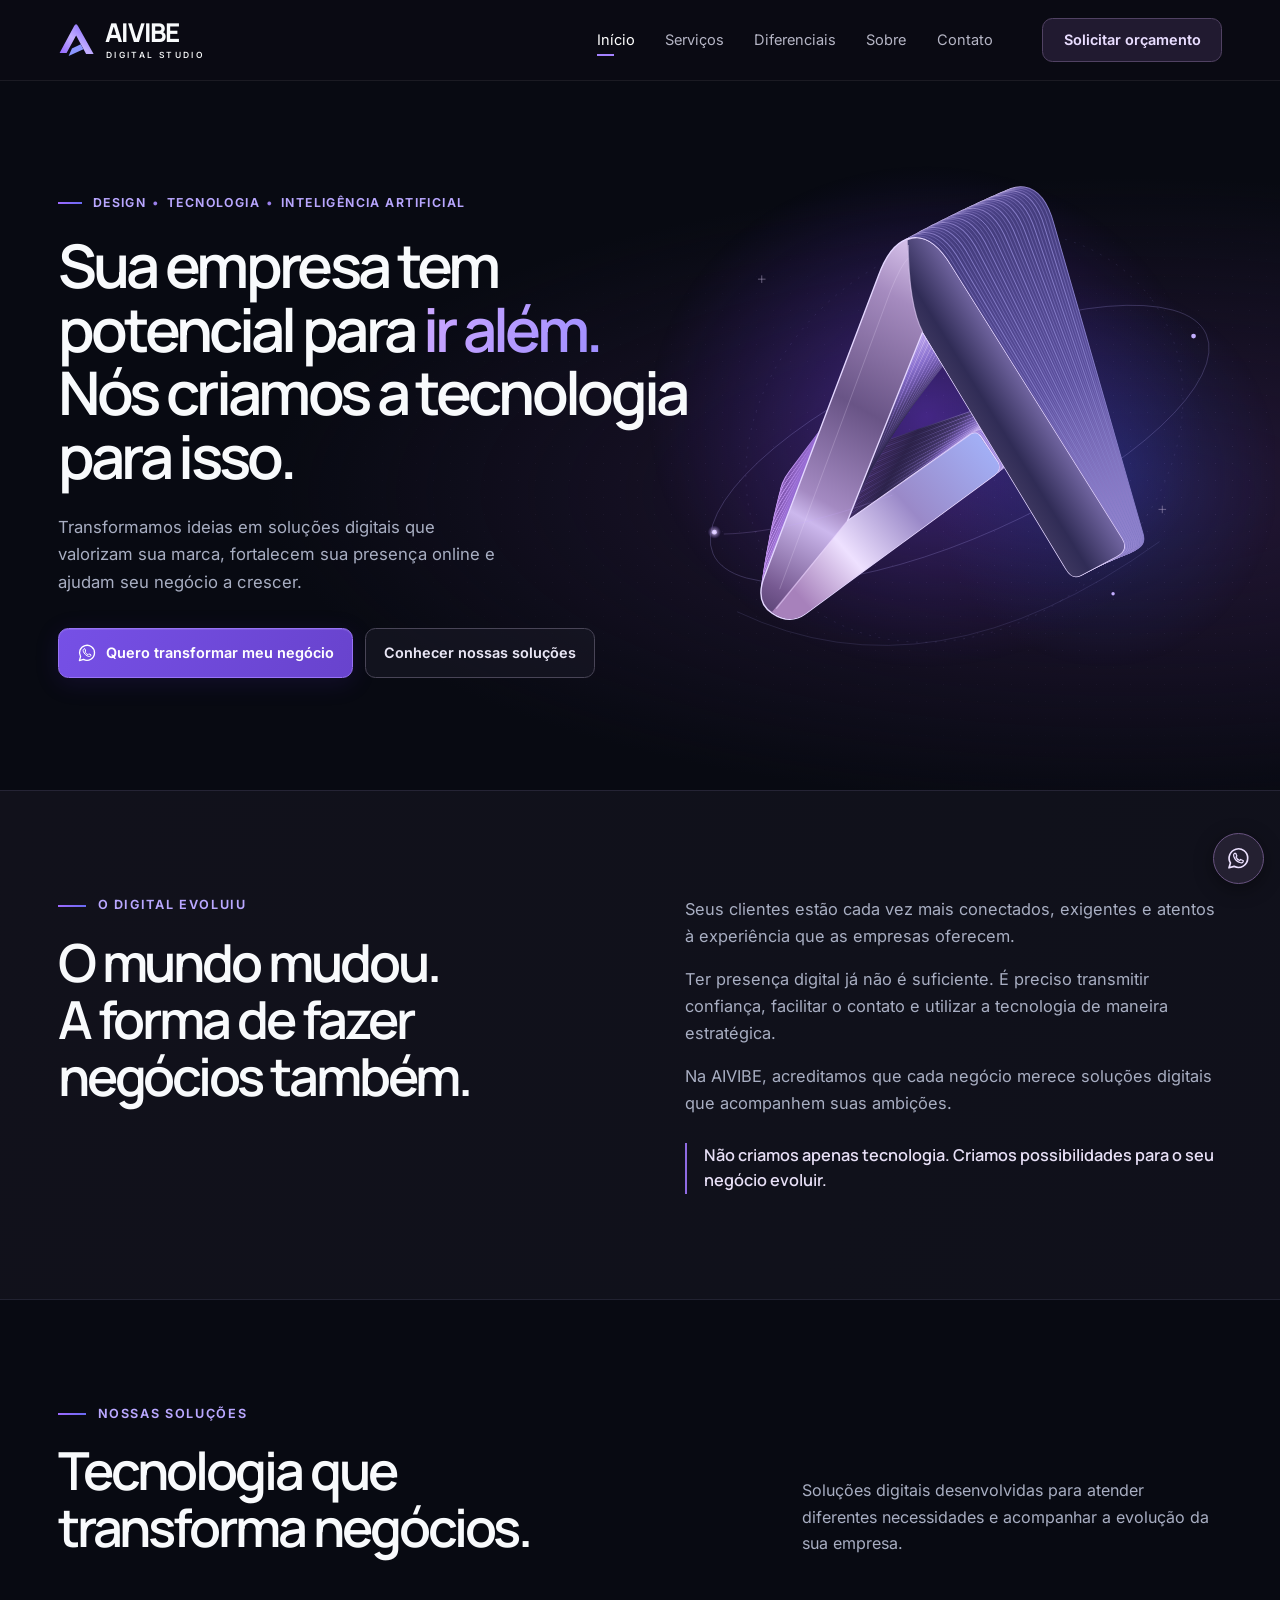
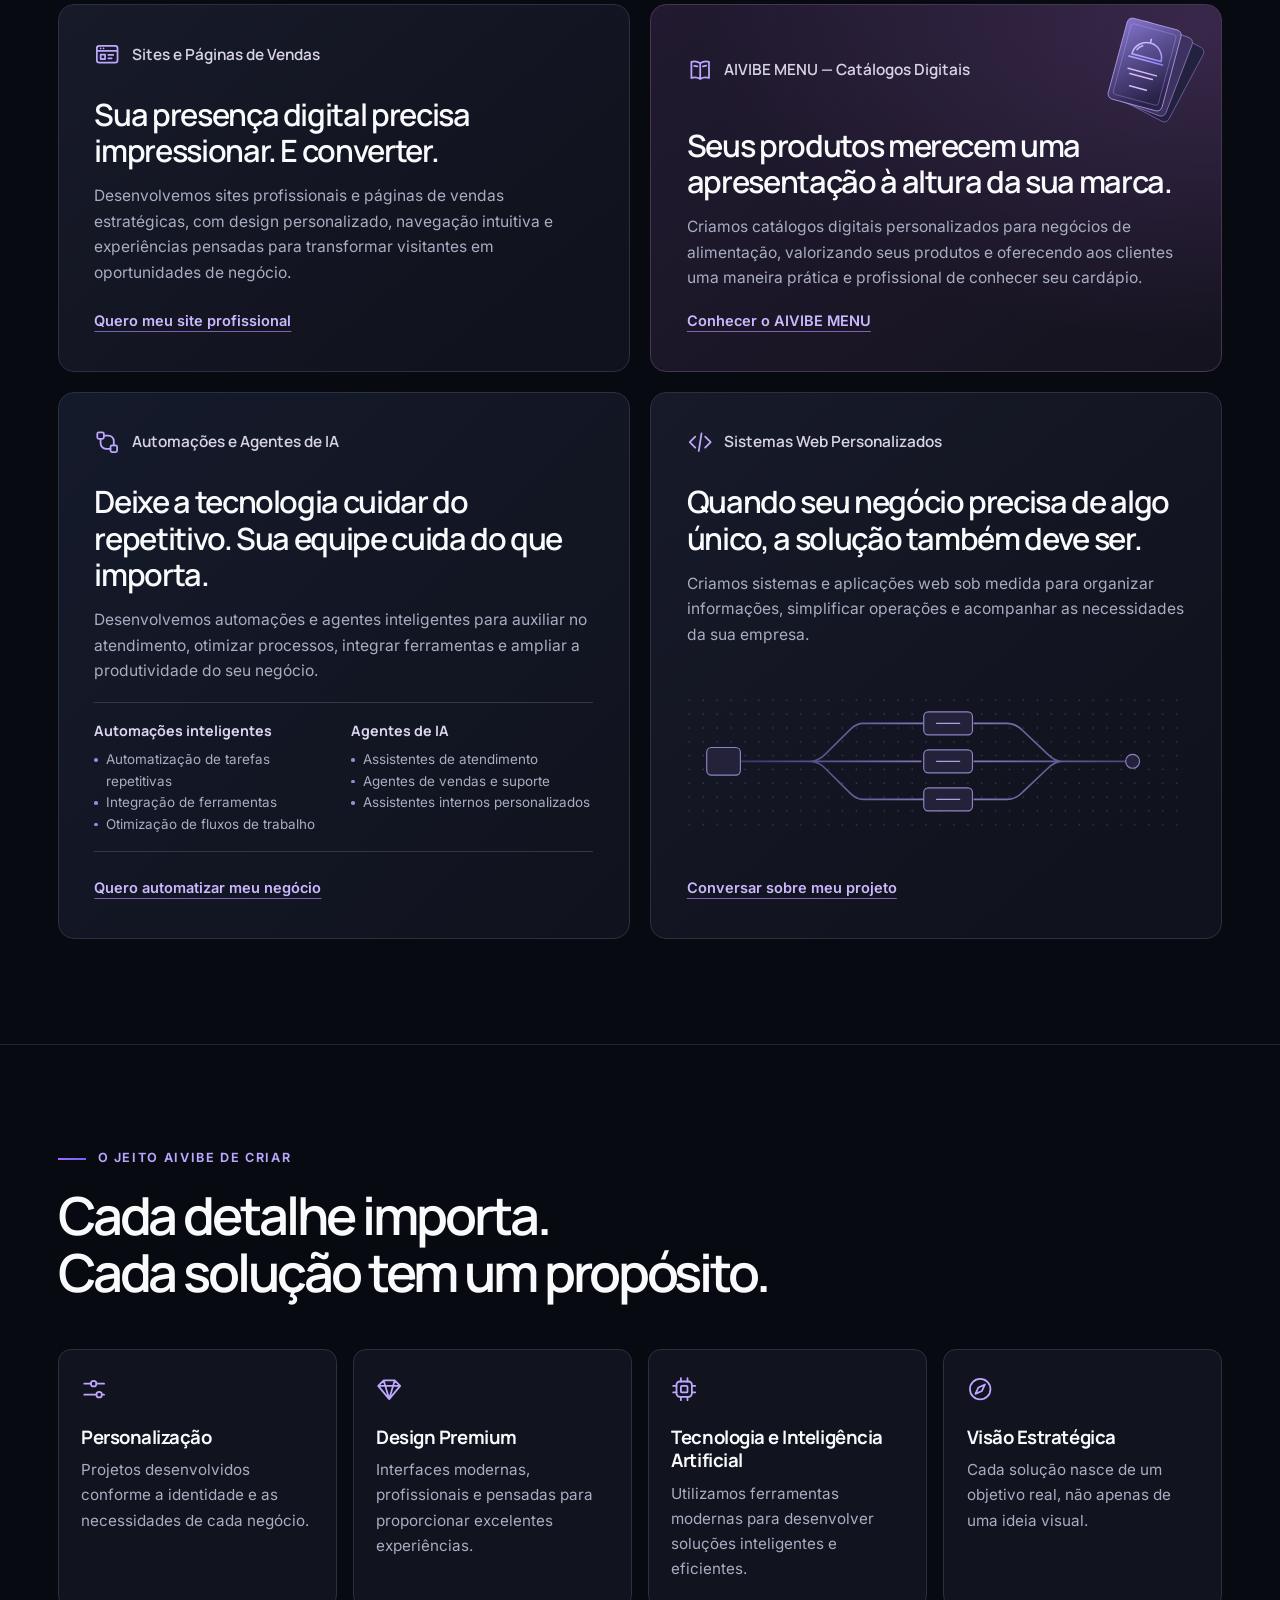
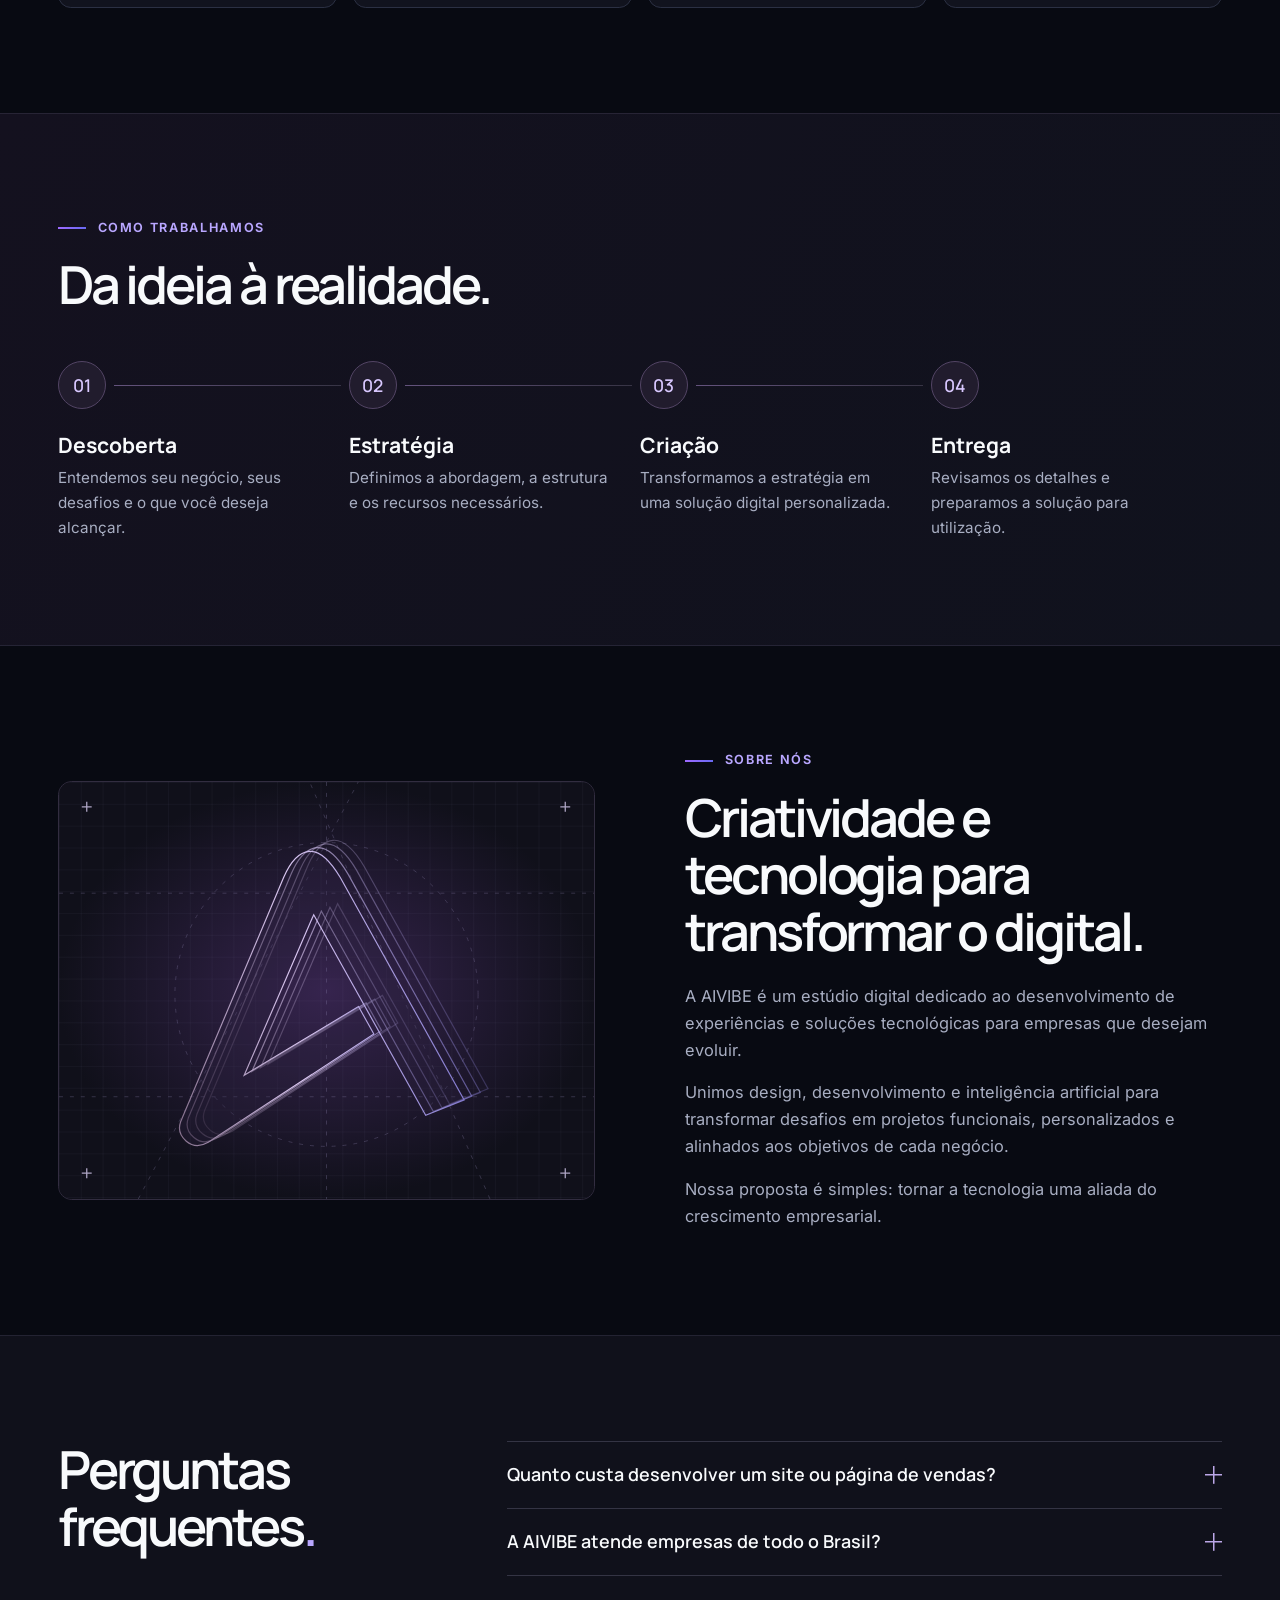
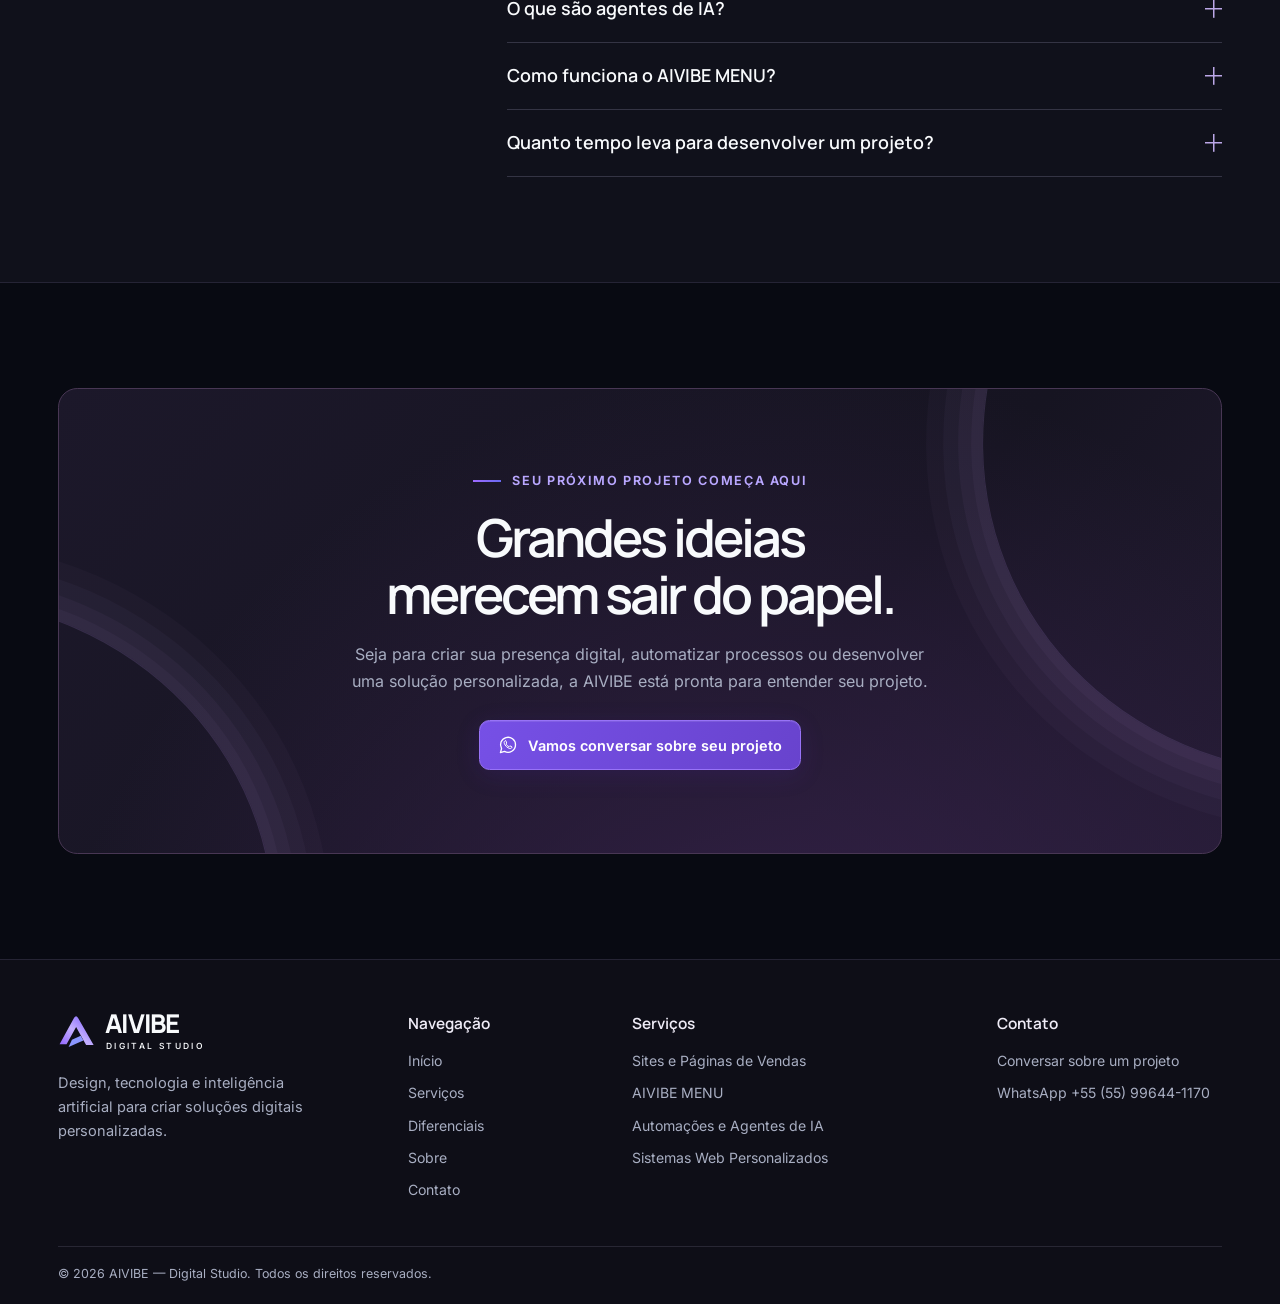
<file: index.html>
<!doctype html>
<html lang="pt-BR">
<head>
  <meta charset="utf-8">
  <meta name="viewport" content="width=device-width, initial-scale=1">
  <meta name="theme-color" content="#080a12">
  <title>AIVIBE — Digital Studio | Sites, Páginas de Vendas e soluções digitais</title>
  <meta name="description" content="A AIVIBE combina design, tecnologia e inteligência artificial para criar sites, páginas de vendas, catálogos digitais, automações e sistemas web sob medida.">
  <meta property="og:type" content="website">
  <meta property="og:locale" content="pt_BR">
  <meta property="og:site_name" content="AIVIBE — Digital Studio">
  <meta property="og:title" content="AIVIBE — Digital Studio">
  <meta property="og:description" content="Design, tecnologia e inteligência artificial para transformar ideias em soluções digitais personalizadas.">
  <meta property="og:image" content="assets/images/aivibe-social.png">
  <meta property="og:image:width" content="1200">
  <meta property="og:image:height" content="630">
  <meta property="og:image:alt" content="AIVIBE Digital Studio e sua escultura em forma de A.">
  <script type="application/ld+json">
    {
      "@context": "https://schema.org",
      "@type": "Organization",
      "name": "AIVIBE",
      "alternateName": "AIVIBE — Digital Studio",
      "description": "Estúdio digital que combina design, tecnologia e inteligência artificial para desenvolver soluções digitais personalizadas para empresas.",
      "areaServed": { "@type": "Country", "name": "Brasil" }
    }
  </script>
  <link rel="icon" type="image/svg+xml" href="assets/icons/mark.svg">
  <link rel="preload" href="assets/fonts/manrope-latin.woff2" as="font" type="font/woff2" crossorigin>
  <link rel="stylesheet" href="css/style.css">
  <script src="js/main.js" defer></script>
</head>
<body>
  <a href="#conteudo" class="skip-link">Pular para o conteúdo</a>
  <header class="site-header">
    <div class="wrap header-inner">
      <a class="brand" href="#inicio"><img src="assets/icons/mark.svg" width="43" height="40" alt=""><span class="brand-type">AIVIBE <span>Digital Studio</span></span></a>
      <button class="nav-toggle" type="button" aria-controls="nav-principal" aria-expanded="false" aria-label="Abrir menu" hidden><svg class="icon menu-icon" aria-hidden="true" focusable="false"><use href="assets/icons/ui.svg#hamburger"></use></svg><svg class="icon close-icon" aria-hidden="true" focusable="false"><use href="assets/icons/ui.svg#close"></use></svg></button>
      <nav class="main-nav" id="nav-principal" aria-label="Navegação principal">
        <a href="#inicio" aria-current="location">Início</a>
        <a href="#servicos">Serviços</a>
        <a href="#diferenciais">Diferenciais</a>
        <a href="#sobre">Sobre</a>
        <a href="#contato">Contato</a>
        <a class="button nav-budget" href="#contato" data-contact="orcamento">Solicitar orçamento</a>
      </nav>
    </div>
  </header>
  <main id="conteudo" tabindex="-1">
    <section class="hero" id="inicio" aria-labelledby="hero-title">
      <div class="wrap hero-inner">
        <div class="hero-copy">
          <p class="eyebrow">Design <b>•</b> Tecnologia <b>•</b> Inteligência Artificial</p>
          <h1 id="hero-title">Sua empresa tem potencial para <em>ir além.</em> Nós criamos a tecnologia para isso.</h1>
          <p class="hero-description">Transformamos ideias em soluções digitais que valorizam sua marca, fortalecem sua presença online e ajudam seu negócio a crescer.</p>
          <div class="actions">
            <a class="button button-primary" href="#contato" data-contact="geral"><svg class="icon" aria-hidden="true" focusable="false"><use href="assets/icons/ui.svg#whatsapp"></use></svg>Quero transformar meu negócio</a>
            <a class="button button-secondary" href="#servicos">Conhecer nossas soluções</a>
          </div>
        </div>
        <div class="hero-art" aria-hidden="true">
          <img src="assets/images/escultura-a.svg" alt="" width="660" height="590" fetchpriority="high">
        </div>
      </div>
    </section>

    <section class="connection section-pad" id="conexao" aria-labelledby="conexao-title">
      <div class="wrap editorial">
        <div><p class="eyebrow">O digital evoluiu</p>
          <h2 id="conexao-title">O mundo mudou. A forma de fazer negócios também.</h2>
        </div>
        <div class="prose">
          <p>Seus clientes estão cada vez mais conectados, exigentes e atentos à experiência que as empresas oferecem.</p>
          <p>Ter presença digital já não é suficiente. É preciso transmitir confiança, facilitar o contato e utilizar a tecnologia de maneira estratégica.</p>
          <p>Na AIVIBE, acreditamos que cada negócio merece soluções digitais que acompanhem suas ambições.</p>
          <p class="pullquote">Não criamos apenas tecnologia. Criamos possibilidades para o seu negócio evoluir.</p>
        </div>
      </div>
    </section>

    <section class="solutions section-pad" id="servicos" aria-labelledby="servicos-title">
      <div class="wrap">
        <div class="section-heading split-heading">
          <div>
          <p class="eyebrow">Nossas soluções</p>
          <h2 id="servicos-title">Tecnologia que transforma negócios.</h2>
        </div>
          <p>Soluções digitais desenvolvidas para atender diferentes necessidades e acompanhar a evolução da sua empresa.</p>
        </div>
        <div class="service-grid">
          <article class="service-card site-card" id="sites">
            <div class="service-label"><svg class="icon" aria-hidden="true" focusable="false"><use href="assets/icons/ui.svg#site"></use></svg><h3>Sites e Páginas de Vendas</h3></div>
            <p class="service-headline">Sua presença digital precisa impressionar. E converter.</p>
            <p>Desenvolvemos sites profissionais e páginas de vendas estratégicas, com design personalizado, navegação intuitiva e experiências pensadas para transformar visitantes em oportunidades de negócio.</p>
            <a class="service-link" href="#contato" data-contact="site">Quero meu site profissional</a>
          </article>
          <article class="service-card catalog-card" id="menu">
            <img class="catalog-art" src="assets/images/catalogo.svg" width="170" height="142" loading="lazy" alt="">
            <div class="service-label"><svg class="icon" aria-hidden="true" focusable="false"><use href="assets/icons/ui.svg#menu-book"></use></svg><h3>AIVIBE MENU — Catálogos Digitais</h3></div>
            <p class="service-headline">Seus produtos merecem uma apresentação à altura da sua marca.</p>
            <p>Criamos catálogos digitais personalizados para negócios de alimentação, valorizando seus produtos e oferecendo aos clientes uma maneira prática e profissional de conhecer seu cardápio.</p>
            <a class="service-link" href="menu/index.html" data-menu-page>Conhecer o AIVIBE MENU</a>
          </article>
          <article class="service-card flow-card" id="automacoes">
            <div class="service-label"><svg class="icon" aria-hidden="true" focusable="false"><use href="assets/icons/ui.svg#flow"></use></svg><h3>Automações e Agentes de IA</h3></div>
            <p class="service-headline">Deixe a tecnologia cuidar do repetitivo. Sua equipe cuida do que importa.</p>
            <p>Desenvolvemos automações e agentes inteligentes para auxiliar no atendimento, otimizar processos, integrar ferramentas e ampliar a produtividade do seu negócio.</p>
            <div class="flow-groups">
              <div><h4>Automações inteligentes</h4><ul><li>Automatização de tarefas repetitivas</li><li>Integração de ferramentas</li><li>Otimização de fluxos de trabalho</li></ul></div>
              <div><h4>Agentes de IA</h4><ul><li>Assistentes de atendimento</li><li>Agentes de vendas e suporte</li><li>Assistentes internos personalizados</li></ul></div>
            </div>
            <a class="service-link" href="#contato" data-contact="automacao">Quero automatizar meu negócio</a>
          </article>
          <article class="service-card system-card" id="sistemas">
            <div class="service-label"><svg class="icon" aria-hidden="true" focusable="false"><use href="assets/icons/ui.svg#code"></use></svg><h3>Sistemas Web Personalizados</h3></div>
            <p class="service-headline">Quando seu negócio precisa de algo único, a solução também deve ser.</p>
            <p>Criamos sistemas e aplicações web sob medida para organizar informações, simplificar operações e acompanhar as necessidades da sua empresa.</p>
            <img class="system-art" src="assets/images/sistema.svg" width="430" height="112" alt="" loading="lazy">
            <a class="service-link" href="#contato" data-contact="sistema">Conversar sobre meu projeto</a>
          </article>
        </div>
      </div>
    </section>

    <section class="section-pad" id="diferenciais" aria-labelledby="diferenciais-title">
      <div class="wrap">
        <div class="section-heading">
          <p class="eyebrow">O jeito AIVIBE de criar</p>
          <h2 id="diferenciais-title">Cada detalhe importa.<br>Cada solução tem um propósito.</h2>
        </div>
        <div class="values-grid">
          <article class="value-card">
            <svg class="icon" aria-hidden="true" focusable="false"><use href="assets/icons/ui.svg#adjust"></use></svg>
            <h3>Personalização</h3>
            <p>Projetos desenvolvidos conforme a identidade e as necessidades de cada negócio.</p>
          </article>
          <article class="value-card">
            <svg class="icon" aria-hidden="true" focusable="false"><use href="assets/icons/ui.svg#diamond"></use></svg>
            <h3>Design Premium</h3>
            <p>Interfaces modernas, profissionais e pensadas para proporcionar excelentes experiências.</p>
          </article>
          <article class="value-card">
            <svg class="icon" aria-hidden="true" focusable="false"><use href="assets/icons/ui.svg#chip"></use></svg>
            <h3>Tecnologia e Inteligência Artificial</h3>
            <p>Utilizamos ferramentas modernas para desenvolver soluções inteligentes e eficientes.</p>
          </article>
          <article class="value-card">
            <svg class="icon" aria-hidden="true" focusable="false"><use href="assets/icons/ui.svg#compass"></use></svg>
            <h3>Visão Estratégica</h3>
            <p>Cada solução nasce de um objetivo real, não apenas de uma ideia visual.</p>
          </article>
        </div>
      </div>
    </section>

    <section class="process section-pad" id="processo" aria-labelledby="processo-title">
      <div class="wrap">
        <div class="section-heading">
          <p class="eyebrow">Como trabalhamos</p>
          <h2 id="processo-title">Da ideia à realidade.</h2>
        </div>
        <ol class="timeline">
          <li>
            <span class="step-number" aria-hidden="true">01</span>
            <div>
            <h3>Descoberta</h3>
            <p>Entendemos seu negócio, seus desafios e o que você deseja alcançar.</p></div>
          </li>
          <li>
            <span class="step-number" aria-hidden="true">02</span>
            <div>
            <h3>Estratégia</h3>
            <p>Definimos a abordagem, a estrutura e os recursos necessários.</p></div>
          </li>
          <li>
            <span class="step-number" aria-hidden="true">03</span>
            <div>
            <h3>Criação</h3>
            <p>Transformamos a estratégia em uma solução digital personalizada.</p></div>
          </li>
          <li>
            <span class="step-number" aria-hidden="true">04</span>
            <div>
            <h3>Entrega</h3>
            <p>Revisamos os detalhes e preparamos a solução para utilização.</p></div>
          </li>
        </ol>
      </div>
    </section>

    <section class="about section-pad" id="sobre" aria-labelledby="sobre-title">
      <div class="wrap editorial about-layout">
        <div class="about-art"><img src="assets/images/estudo-a.svg" width="540" height="420" loading="lazy" alt=""></div>
        <div class="prose"><p class="eyebrow">Sobre nós</p>
          <h2 id="sobre-title">Criatividade e tecnologia para transformar o digital.</h2>
          <p>A AIVIBE é um estúdio digital dedicado ao desenvolvimento de experiências e soluções tecnológicas para empresas que desejam evoluir.</p>
          <p>Unimos design, desenvolvimento e inteligência artificial para transformar desafios em projetos funcionais, personalizados e alinhados aos objetivos de cada negócio.</p>
          <p>Nossa proposta é simples: tornar a tecnologia uma aliada do crescimento empresarial.</p>
        </div>
      </div>
    </section>

    <section class="faq section-pad" id="perguntas" aria-labelledby="faq-title">
      <div class="wrap faq-layout">
        <h2 id="faq-title">Perguntas frequentes<span class="accent">.</span></h2>
        <div class="questions">
          <details name="duvidas">
            <summary>Quanto custa desenvolver um site ou página de vendas?</summary>
            <p>O investimento depende da complexidade, das funcionalidades e das necessidades do projeto. Entre em contato para solicitar uma proposta personalizada.</p>
          </details>
          <details name="duvidas">
            <summary>A AIVIBE atende empresas de todo o Brasil?</summary>
            <p>Sim. Nosso atendimento e desenvolvimento podem ser realizados de maneira totalmente online.</p>
          </details>
          <details name="duvidas">
            <summary>O que são agentes de IA?</summary>
            <p>São sistemas inteligentes configurados para auxiliar em atividades específicas, como responder perguntas, consultar informações e executar processos integrados a outras ferramentas.</p>
          </details>
          <details name="duvidas">
            <summary>Como funciona o AIVIBE MENU?</summary>
            <p>É um serviço de catálogo digital personalizado para negócios de alimentação, com planos mensais e diferentes limites de produtos.</p>
          </details>
          <details name="duvidas">
            <summary>Quanto tempo leva para desenvolver um projeto?</summary>
            <p>O prazo varia conforme o escopo e a complexidade. Ele será informado durante o planejamento e a elaboração da proposta.</p>
          </details>
        </div>
      </div>
    </section>

    <section class="contact-section section-pad" id="contato" aria-labelledby="contato-title">
      <div class="wrap contact-panel">
        <p class="eyebrow">Seu próximo projeto começa aqui</p>
        <h2 id="contato-title">Grandes ideias merecem sair do papel.</h2>
        <p>Seja para criar sua presença digital, automatizar processos ou desenvolver uma solução personalizada, a AIVIBE está pronta para entender seu projeto.</p>
        <a class="button button-primary" href="#contato" data-contact="projeto"><svg class="icon" aria-hidden="true" focusable="false"><use href="assets/icons/ui.svg#whatsapp"></use></svg>Vamos conversar sobre seu projeto</a>
        <noscript><p>Ative o JavaScript para consultar as opções de contato.</p></noscript>
      </div>
    </section>
  </main>
  <footer class="site-footer">
    <div class="wrap">
      <div class="footer-grid">
        <div class="footer-brand"><a class="brand" href="#inicio"><img src="assets/icons/mark.svg" width="43" height="40" alt=""><span class="brand-type">AIVIBE <span>Digital Studio</span></span></a><p>Design, tecnologia e inteligência artificial para criar soluções digitais personalizadas.</p></div>
        <nav aria-label="Navegação do rodapé">
          <h2>Navegação</h2>
          <a href="#inicio">Início</a>
          <a href="#servicos">Serviços</a>
          <a href="#diferenciais">Diferenciais</a>
          <a href="#sobre">Sobre</a>
          <a href="#contato">Contato</a>
        </nav>
        <nav aria-label="Serviços no rodapé">
          <h2>Serviços</h2>
          <a href="#sites">Sites e Páginas de Vendas</a>
          <a href="menu/index.html" data-menu-page>AIVIBE MENU</a>
          <a href="#automacoes">Automações e Agentes de IA</a>
          <a href="#sistemas">Sistemas Web Personalizados</a>
        </nav>
        <div class="footer-contact">
          <h2>Contato</h2>
          <a href="#contato">Conversar sobre um projeto</a>
          <div id="contact-channels"></div>
          <div id="social-channels"></div>
        </div>
      </div>
      <p class="copyright">© <span id="year"></span> AIVIBE — Digital Studio. Todos os direitos reservados.</p>
    </div>
  </footer>
  <a class="floating-contact" href="#contato" data-contact="flutuante" aria-label="Conversar com a AIVIBE pelo WhatsApp" hidden><svg class="icon" aria-hidden="true" focusable="false"><use href="assets/icons/ui.svg#whatsapp"></use></svg></a>
  <dialog id="contact-notice" aria-labelledby="notice-title" aria-describedby="notice-message">
    <div class="notice-body">
      <span class="notice-icon"><svg class="icon" aria-hidden="true" focusable="false"><use href="assets/icons/ui.svg#chat"></use></svg></span>
      <h2 id="notice-title">Contato pelo WhatsApp</h2>
      <p id="notice-message">O atendimento pelo WhatsApp ainda não está disponível neste site.</p>
      <form method="dialog"><button class="button button-secondary" autofocus>Fechar</button></form>
    </div>
  </dialog>
</body>
</html>
</file>
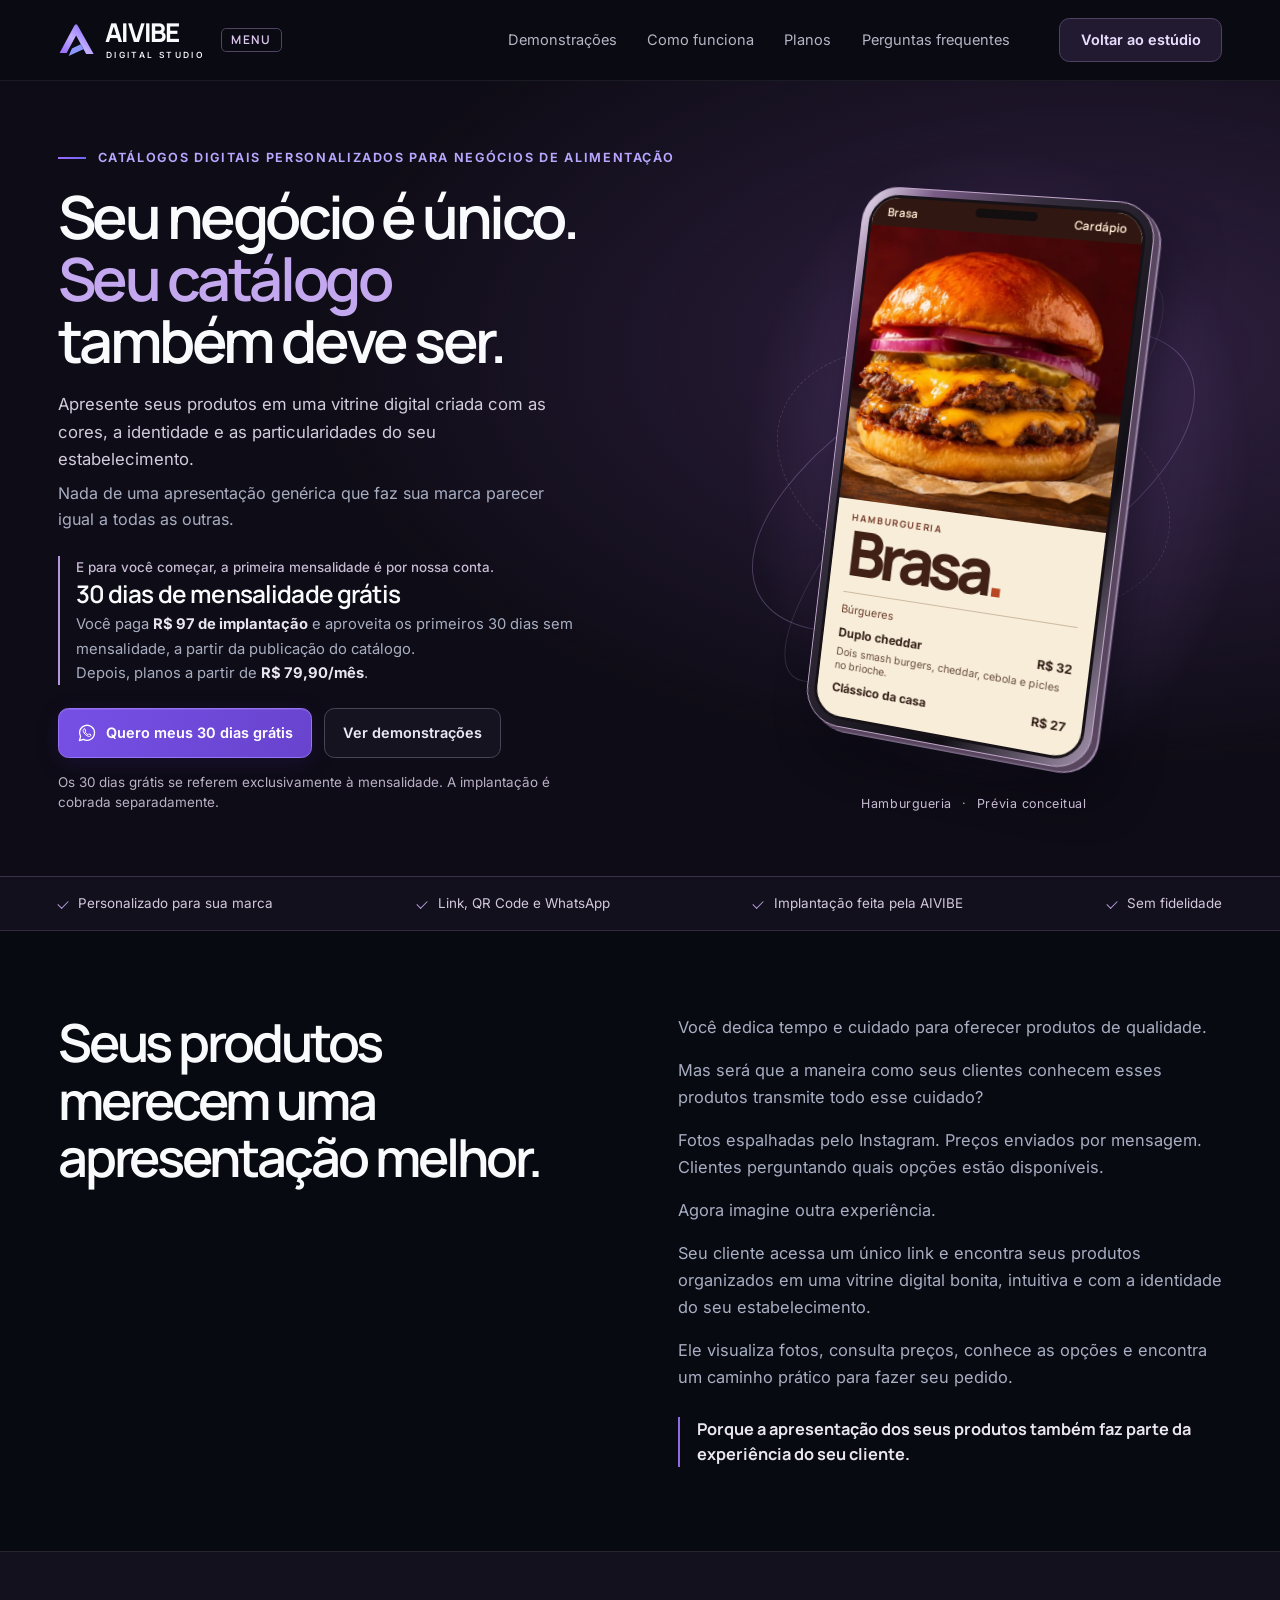
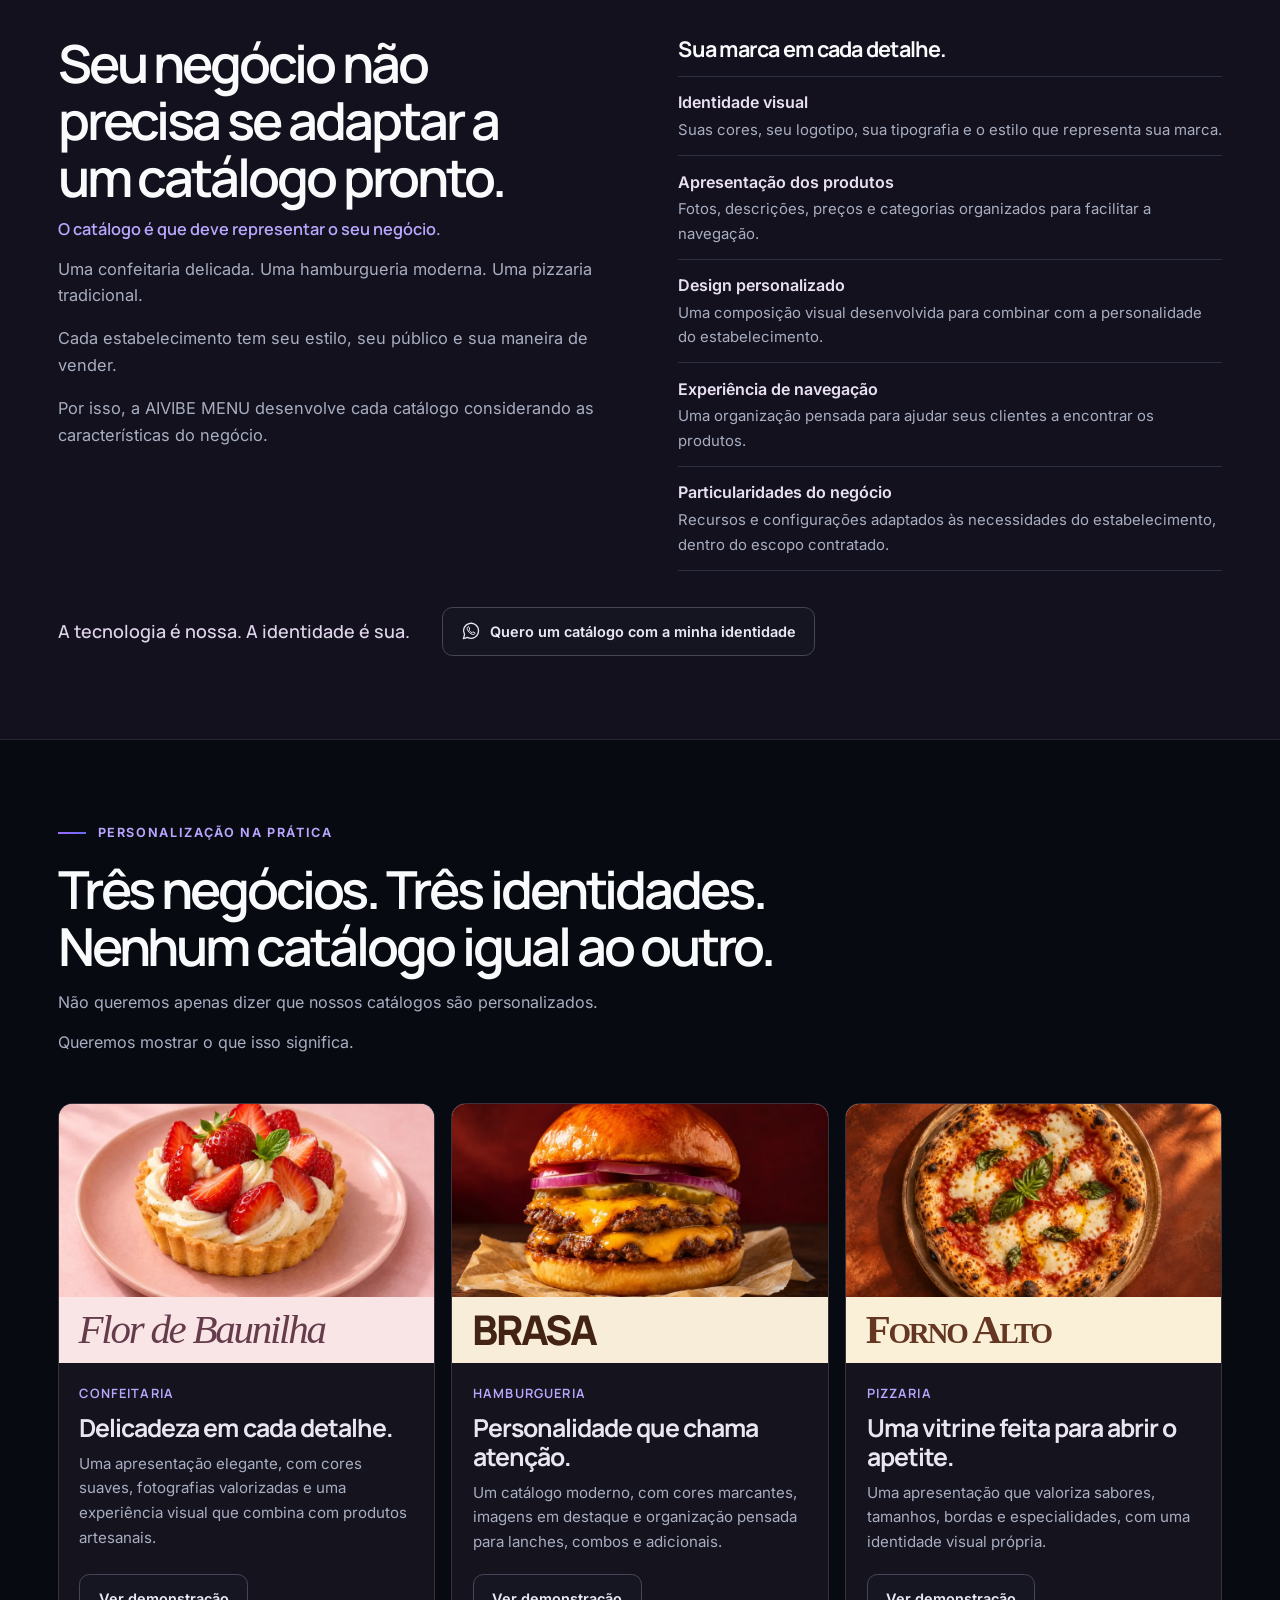
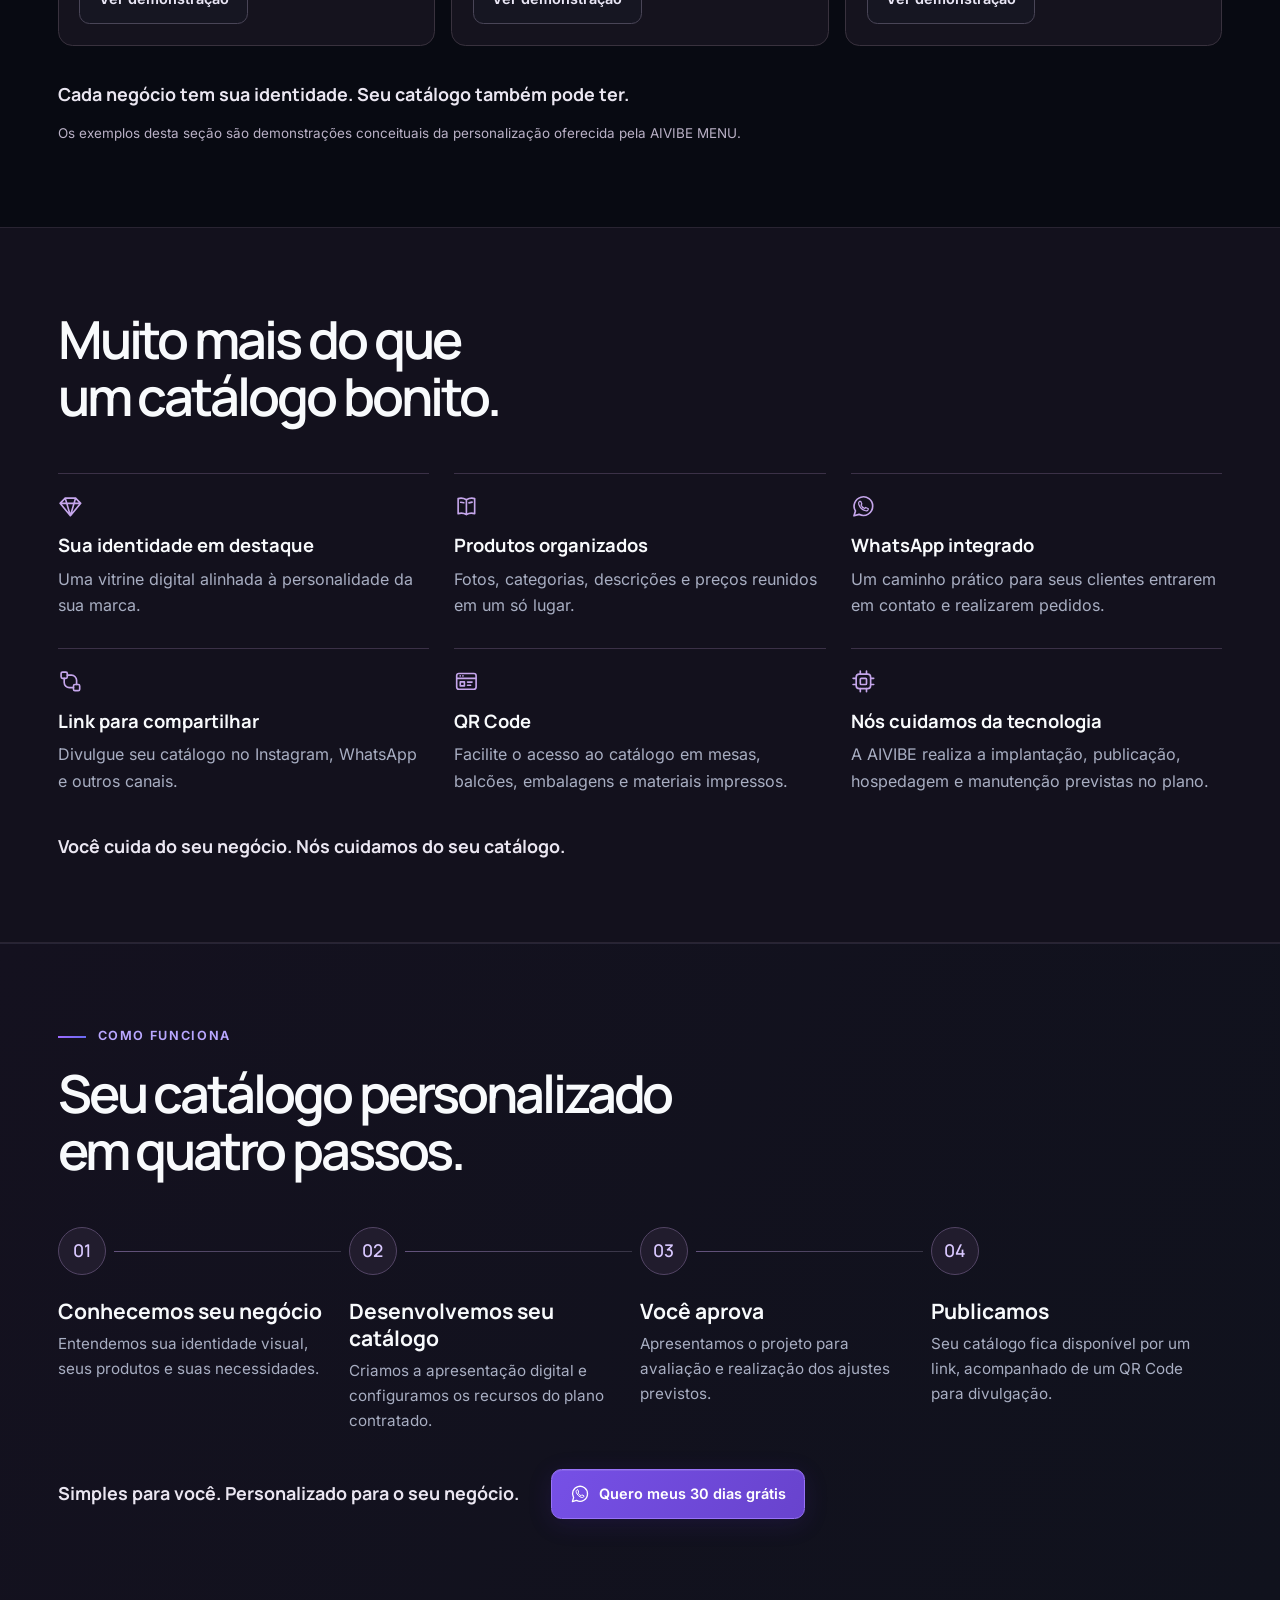
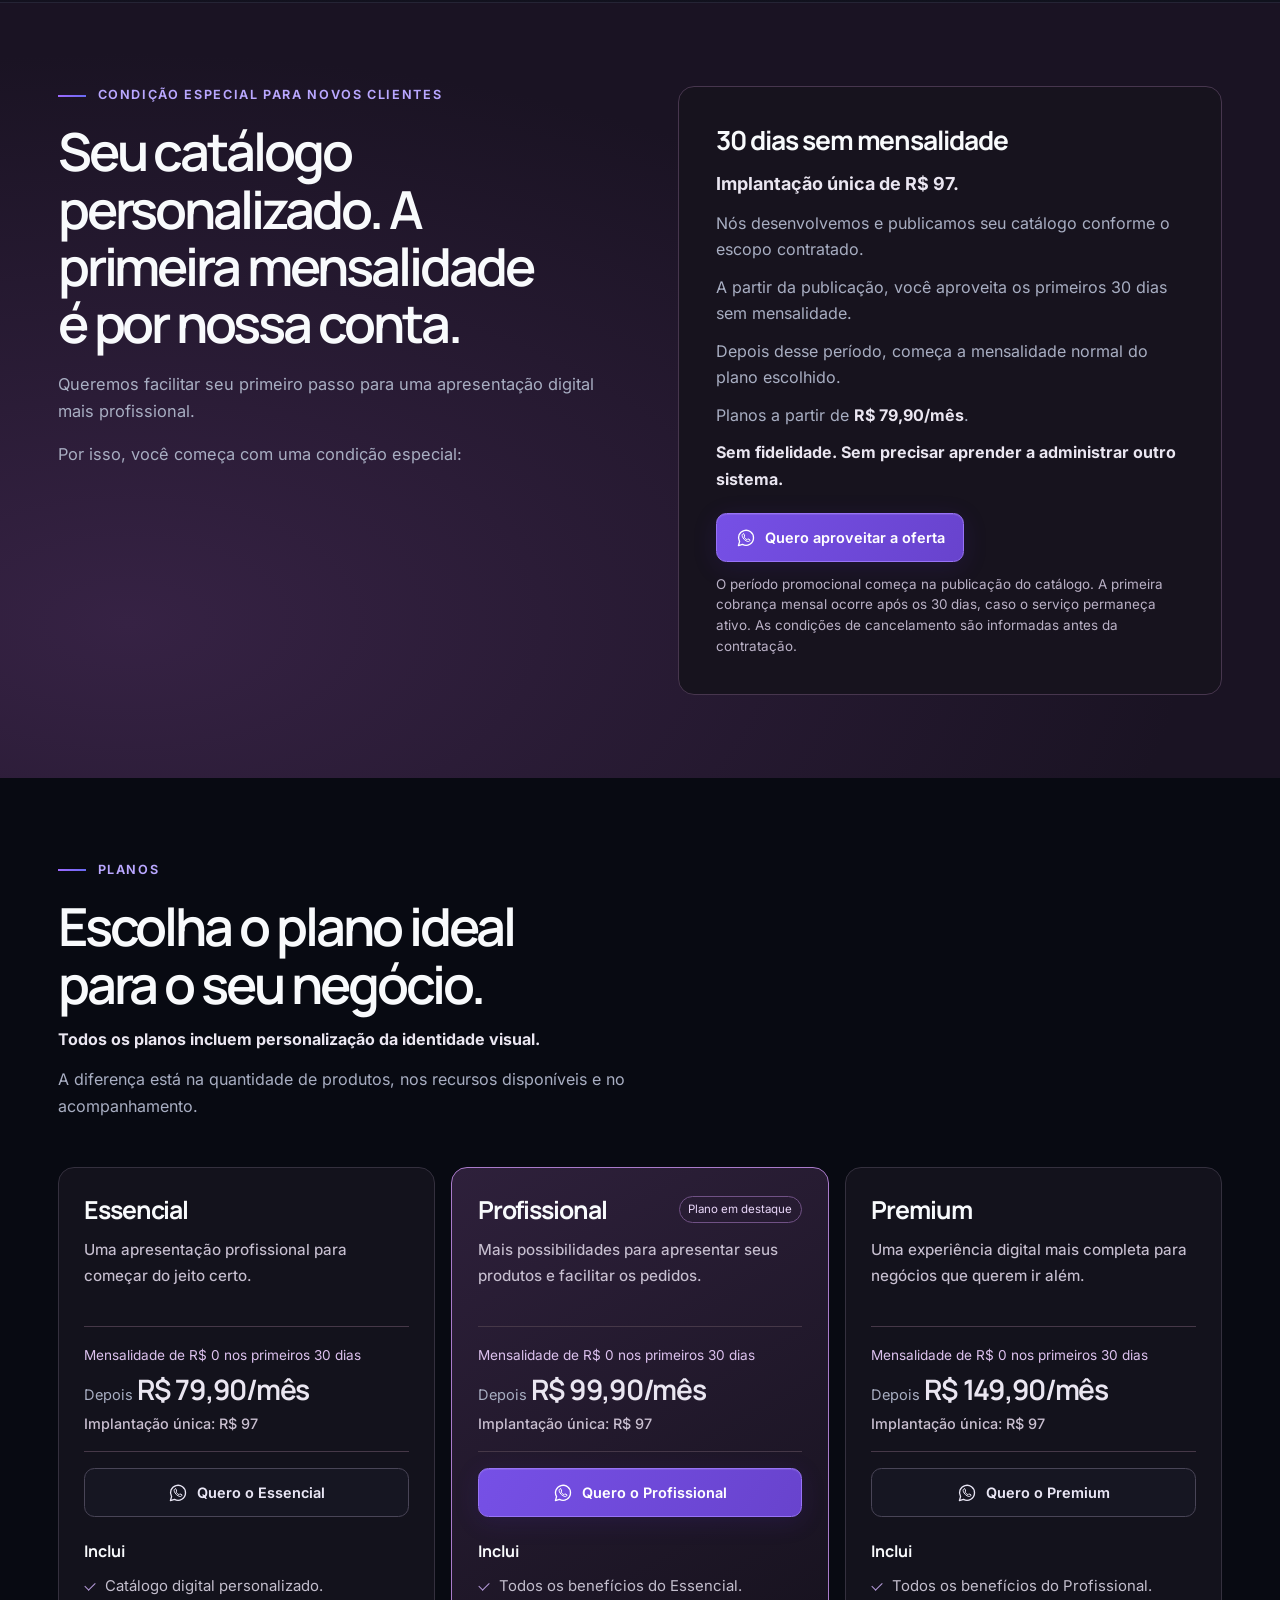
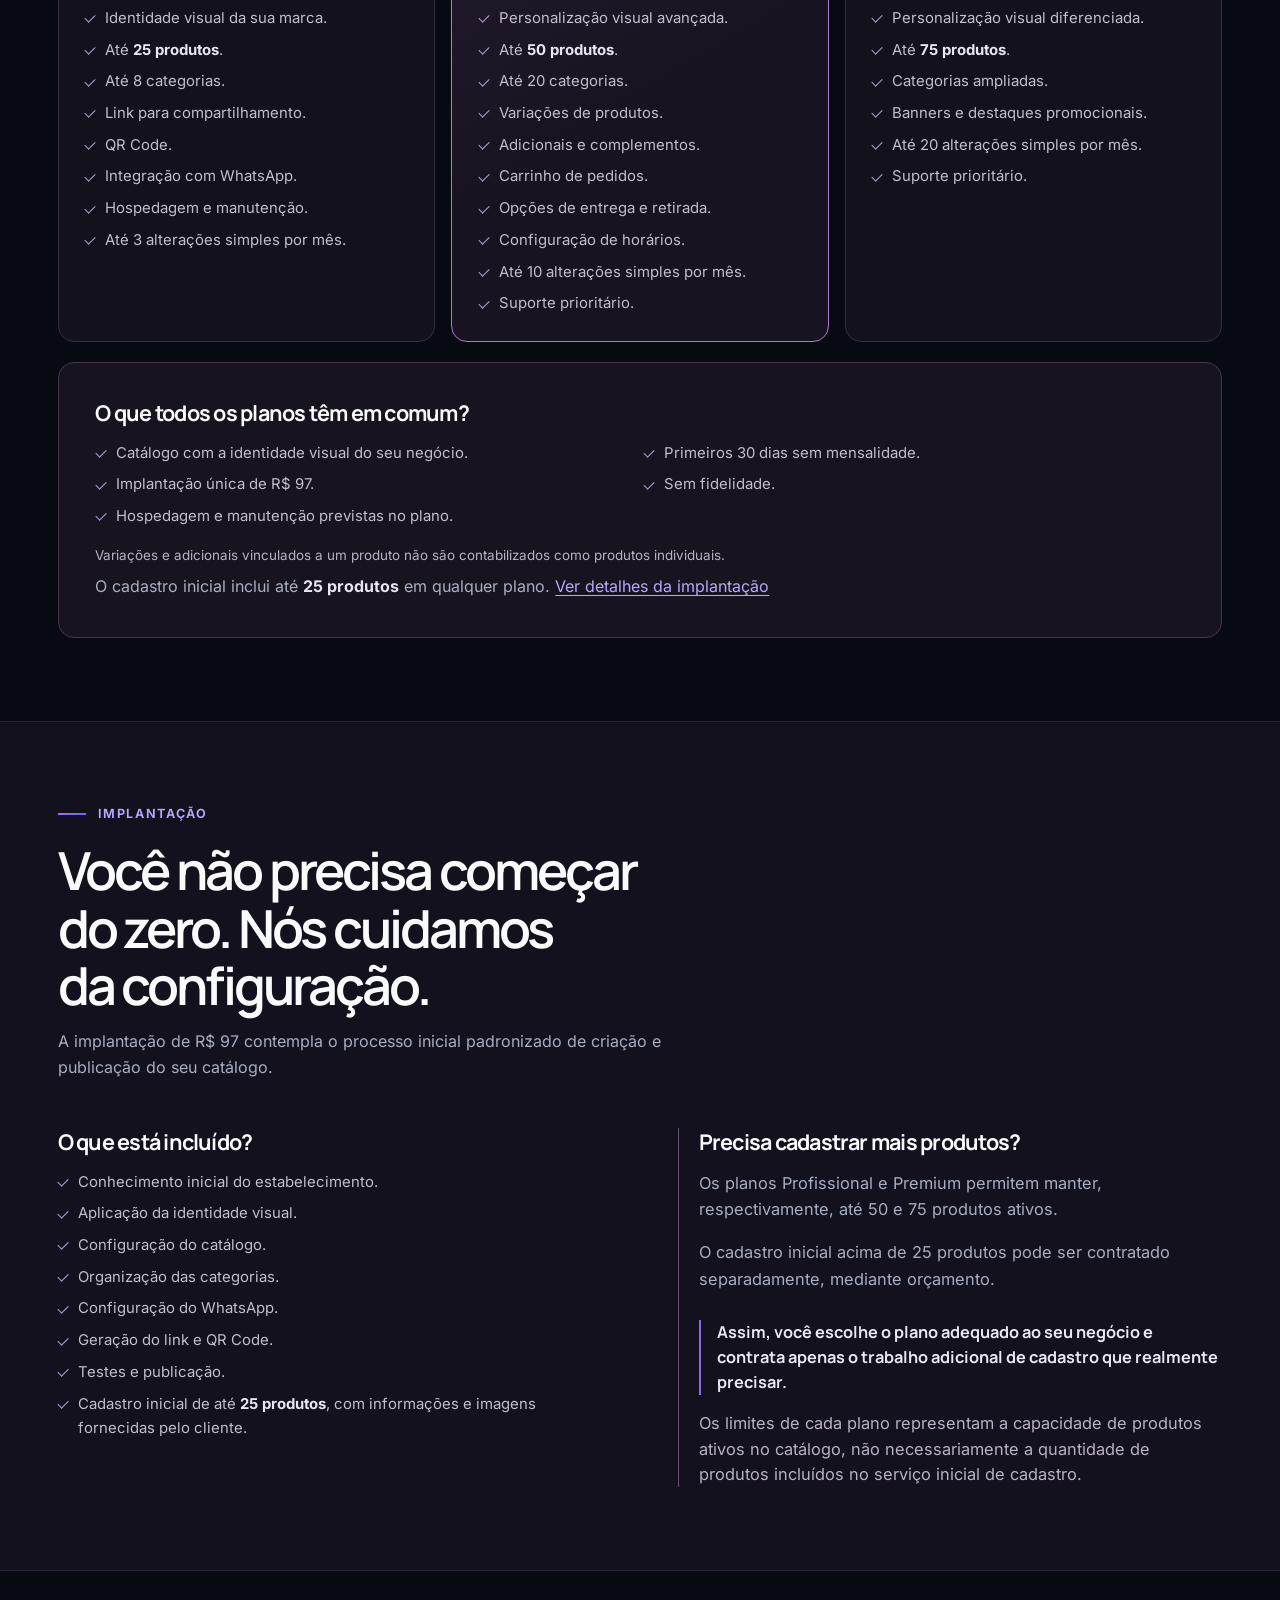
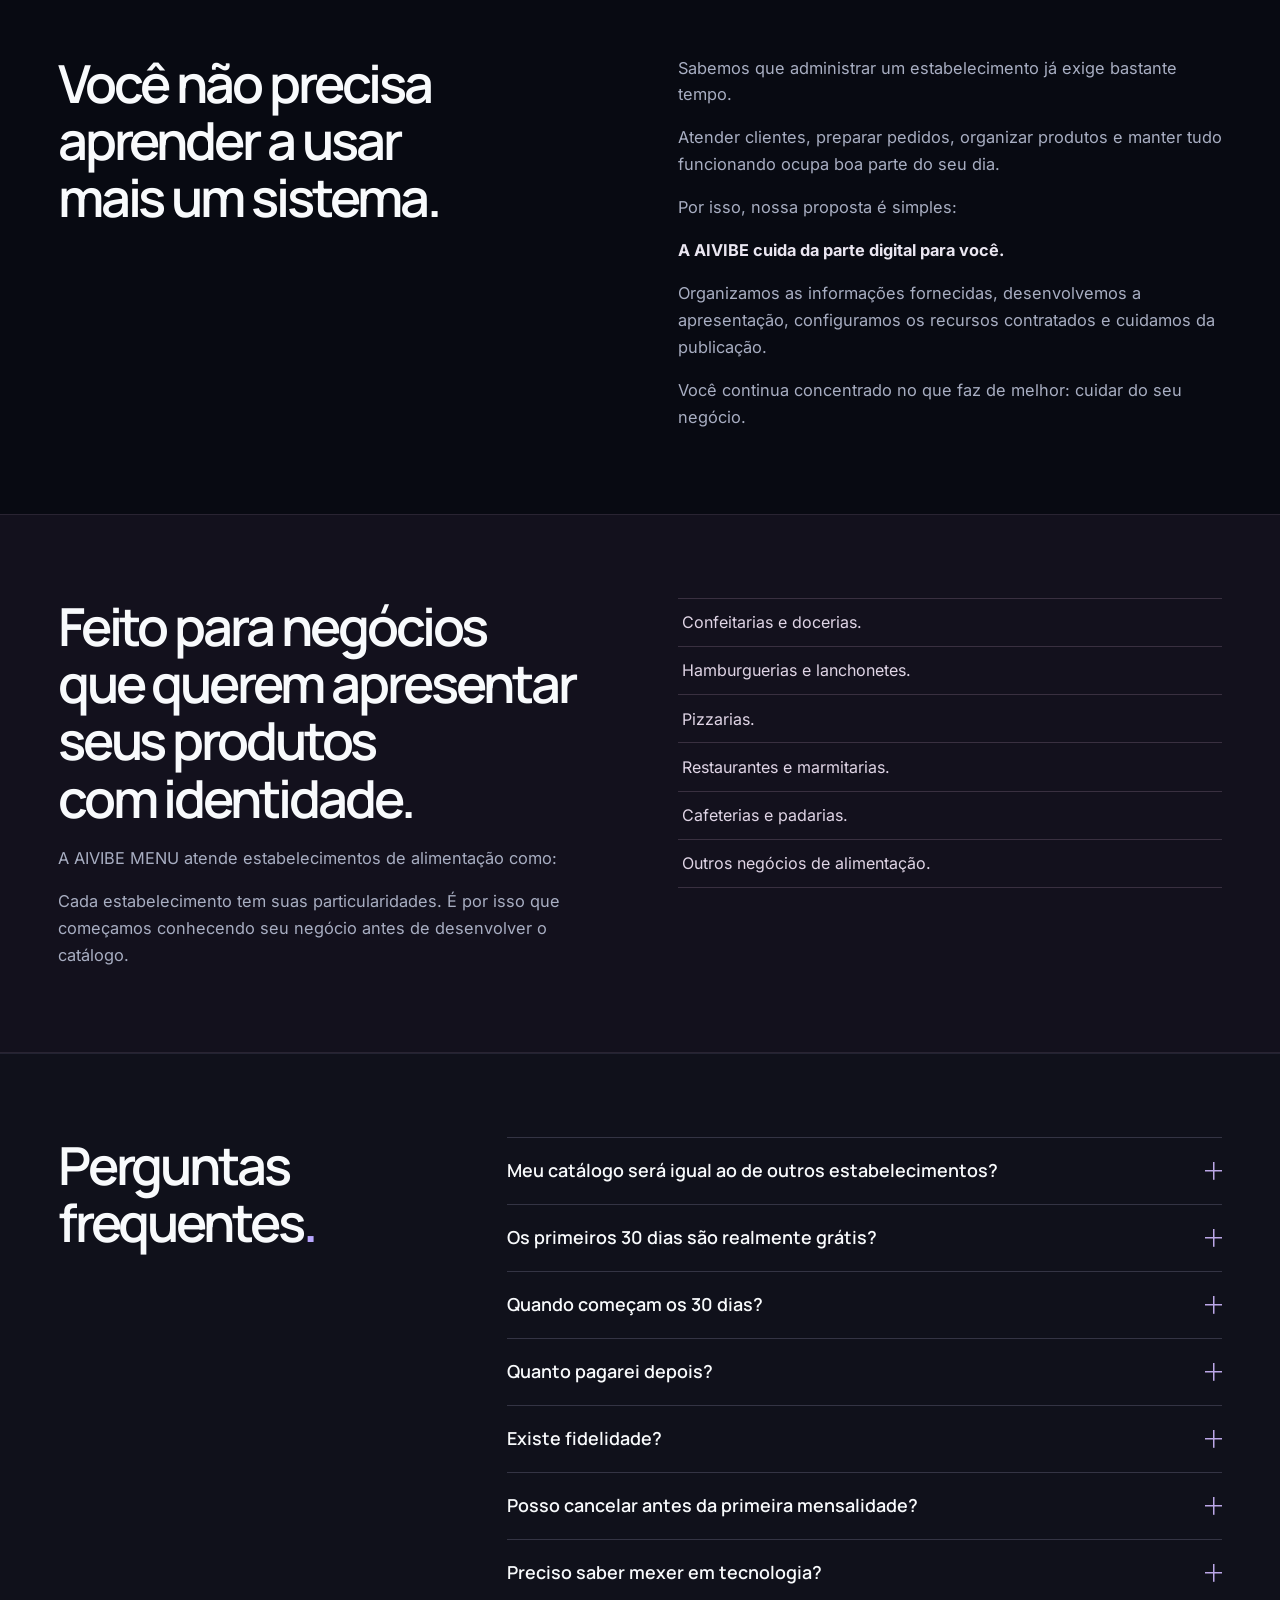
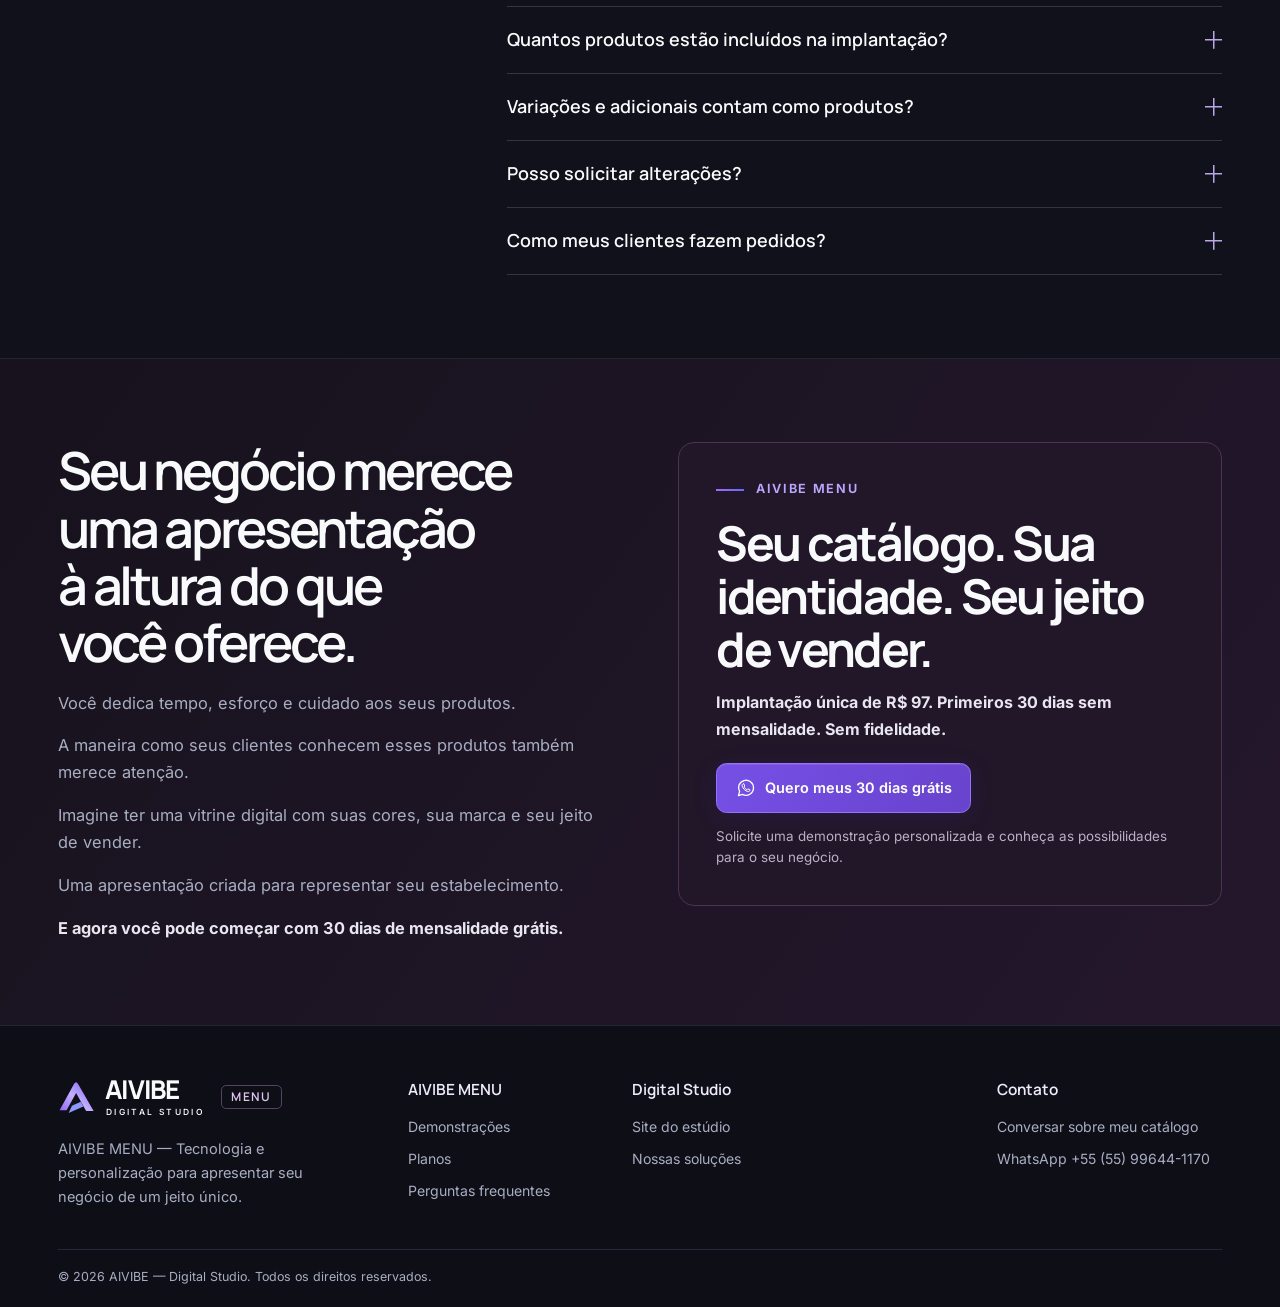
<file: menu/index.html>
<!doctype html>
<html lang="pt-BR">
  <head>
    <meta charset="utf-8">
    <meta name="viewport" content="width=device-width, initial-scale=1">
    <meta name="theme-color" content="#100d1c">
    <title>AIVIBE MENU | Catálogos digitais personalizados para negócios de alimentação</title>
    <meta name="description" content="Catálogo digital com a sua identidade, link, QR Code e WhatsApp. Implantação de R$ 97, primeiros 30 dias sem mensalidade e planos a partir de R$ 79,90/mês.">
    <meta property="og:type" content="website">
    <meta property="og:locale" content="pt_BR">
    <meta property="og:site_name" content="AIVIBE — Digital Studio">
    <meta property="og:title" content="AIVIBE MENU — Seu catálogo. Sua identidade. Seu jeito de vender.">
    <meta property="og:description" content="Catálogos digitais personalizados para negócios de alimentação. Conheça as demonstrações, a implantação e os planos.">
    <meta property="og:image" content="images/aivibe-menu-social.jpg">
    <meta property="og:image:width" content="1200">
    <meta property="og:image:height" content="630">
    <meta property="og:image:alt" content="AIVIBE MENU e prévia conceitual de um catálogo de hamburgueria.">
    <link rel="icon" href="../assets/icons/mark.svg" type="image/svg+xml">
    <link rel="preload" href="../assets/fonts/manrope-latin.woff2" as="font" type="font/woff2" crossorigin>
    <link rel="stylesheet" href="../css/style.css">
    <link rel="stylesheet" href="menu.css">
    <script src="../js/main.js" defer></script>
    <script src="demos.js" defer></script>
  </head>
  <body class="menu-page">
    <a class="skip-link" href="#conteudo">Pular para o conteúdo</a>
    <header class="site-header">
      <div class="wrap header-inner">
        <a class="brand menu-brand" href="#inicio"><img src="../assets/icons/mark.svg" width="43" height="40" alt=""><span class="brand-type">AIVIBE <span>Digital Studio</span></span><span class="menu-word">Menu</span></a>
        <button class="nav-toggle" type="button" aria-controls="nav-principal" aria-label="Abrir menu" aria-expanded="false" hidden>
      <svg class="icon menu-icon" aria-hidden="true"><use href="../assets/icons/ui.svg#hamburger"></use></svg>
      <svg class="icon close-icon" aria-hidden="true"><use href="../assets/icons/ui.svg#close"></use></svg>
    </button>
        <nav class="main-nav" id="nav-principal" aria-label="Navegação principal">
          <a href="#demonstracoes">Demonstrações</a>
          <a href="#processo">Como funciona</a>
          <a href="#planos">Planos</a>
          <a href="#perguntas">Perguntas frequentes</a>
          <a class="button nav-budget" href="../index.html">Voltar ao estúdio</a>
        </nav>
      </div>
    </header>
    <main id="conteudo" tabindex="-1">
      <section id="inicio" class="menu-hero" aria-labelledby="inicio-titulo">
        <div class="wrap menu-hero-grid">
          <div class="hero-message">
            <p class="eyebrow">CATÁLOGOS DIGITAIS PERSONALIZADOS PARA NEGÓCIOS DE ALIMENTAÇÃO</p>
            <h1 id="inicio-titulo">Seu negócio é único. <span><em>Seu catálogo</em> também deve ser.</span></h1>
            <p class="intro">Apresente seus produtos em uma vitrine digital criada com as cores, a identidade e as particularidades do seu estabelecimento.</p>
            <p class="intro-secondary">Nada de uma apresentação genérica que faz sua marca parecer igual a todas as outras.</p>
            <div class="hero-offer">
              <p><strong>E para você começar, a primeira mensalidade é por nossa conta.</strong></p>
              <h2>30 dias de mensalidade grátis</h2>
              <p>Você paga <strong>R$ 97 de implantação</strong> e aproveita os primeiros 30 dias sem mensalidade, a partir da publicação do catálogo.</p>
              <p>Depois, planos a partir de <strong>R$ 79,90/mês</strong>.</p>
            </div>
            <div class="actions">
              <a class="button button-primary" href="#contato" data-contact="menuOferta"><svg class="icon" aria-hidden="true" focusable="false"><use href="../assets/icons/ui.svg#whatsapp"></use></svg>Quero meus 30 dias grátis</a>
              <a class="button button-secondary" href="#demonstracoes">Ver demonstrações</a>
            </div>
            <p class="fine-print">Os 30 dias grátis se referem exclusivamente à mensalidade. A implantação é cobrada separadamente.</p>
          </div>
          <figure class="showcase">
            <div class="stage-orbit" aria-hidden="true"></div>
            <div class="handset" aria-hidden="true">
              <div class="glass">
                <div class="screen-top">
                  <span>Brasa</span>
                  <span>Cardápio</span>
                </div>
                <div class="screen-photo">
                  <img src="images/burger.webp" alt="" width="900" height="600" fetchpriority="high" decoding="async">
                </div>
                <div class="screen-menu">
                  <span class="screen-category">Hamburgueria</span>
                  <strong class="screen-name">Brasa<span>.</span></strong>
                  <span class="screen-rule">Búrgueres</span>
                  <div class="screen-product">
                    <strong>Duplo cheddar</strong>
                    <b>R$ 32</b>
                  </div>
                  <p>Dois smash burgers, cheddar, cebola e picles no brioche.</p>
                  <div class="screen-product">
                    <strong>Clássico da casa</strong>
                    <b>R$ 27</b>
                  </div>
                </div>
              </div>
            </div>
            <figcaption>Hamburgueria <span>·</span> Prévia conceitual</figcaption>
          </figure>
        </div>
        <div class="proof-strip">
          <div class="wrap">
            <ul class="proof-list">
              <li>Personalizado para sua marca</li>
              <li>Link, QR Code e WhatsApp</li>
              <li>Implantação feita pela AIVIBE</li>
              <li>Sem fidelidade</li>
            </ul>
          </div>
        </div>
      </section>
      <section id="apresentacao" class="section-pad editorial-section" aria-labelledby="apresentacao-titulo">
        <div class="wrap">
          <div class="story-grid">
            <div>
              <h2 id="apresentacao-titulo">Seus produtos merecem uma apresentação melhor.</h2>
            </div>
            <div class="prose">
              <p>Você dedica tempo e cuidado para oferecer produtos de qualidade.</p>
              <p>Mas será que a maneira como seus clientes conhecem esses produtos transmite todo esse cuidado?</p>
              <p>Fotos espalhadas pelo Instagram. Preços enviados por mensagem. Clientes perguntando quais opções estão disponíveis.</p>
              <p>Agora imagine outra experiência.</p>
              <p>Seu cliente acessa um único link e encontra seus produtos organizados em uma vitrine digital bonita, intuitiva e com a identidade do seu estabelecimento.</p>
              <p>Ele visualiza fotos, consulta preços, conhece as opções e encontra um caminho prático para fazer seu pedido.</p>
              <p class="pullquote"><strong>Porque a apresentação dos seus produtos também faz parte da experiência do seu cliente.</strong></p>
            </div>
          </div>
        </div>
      </section>
      <section id="personalizacao" class="section-pad soft-section" aria-labelledby="personalizacao-titulo">
        <div class="wrap">
          <div class="story-grid">
            <div class="prose">
              <h2 id="personalizacao-titulo">Seu negócio não precisa se adaptar a um catálogo pronto.</h2>
              <p class="subhead">O catálogo é que deve representar o seu negócio.</p>
              <p>Uma confeitaria delicada. Uma hamburgueria moderna. Uma pizzaria tradicional.</p>
              <p>Cada estabelecimento tem seu estilo, seu público e sua maneira de vender.</p>
              <p>Por isso, a AIVIBE MENU desenvolve cada catálogo considerando as características do negócio.</p>
            </div>
            <div class="feature-list">
              <h3>Sua marca em cada detalhe.</h3>
              <dl>
                <div>
                  <dt>Identidade visual</dt>
                  <dd>Suas cores, seu logotipo, sua tipografia e o estilo que representa sua marca.</dd>
                </div>
                <div>
                  <dt>Apresentação dos produtos</dt>
                  <dd>Fotos, descrições, preços e categorias organizados para facilitar a navegação.</dd>
                </div>
                <div>
                  <dt>Design personalizado</dt>
                  <dd>Uma composição visual desenvolvida para combinar com a personalidade do estabelecimento.</dd>
                </div>
                <div>
                  <dt>Experiência de navegação</dt>
                  <dd>Uma organização pensada para ajudar seus clientes a encontrar os produtos.</dd>
                </div>
                <div>
                  <dt>Particularidades do negócio</dt>
                  <dd>Recursos e configurações adaptados às necessidades do estabelecimento, dentro do escopo contratado.</dd>
                </div>
              </dl>
            </div>
          </div>
          <div class="section-tail">
            <p class="punch">A tecnologia é nossa. A identidade é sua.</p>
            <a class="button button-secondary" href="#contato" data-contact="menuIdentidade"><svg class="icon" aria-hidden="true" focusable="false"><use href="../assets/icons/ui.svg#whatsapp"></use></svg>Quero um catálogo com a minha identidade</a>
          </div>
        </div>
      </section>
      <section id="demonstracoes" class="section-pad demo-section" aria-labelledby="demonstracoes-titulo">
        <div class="wrap">
          <div class="section-heading">
            <p class="eyebrow">Personalização na prática</p>
            <h2 id="demonstracoes-titulo">Três negócios. Três identidades. Nenhum catálogo igual ao outro.</h2>
            <p>Não queremos apenas dizer que nossos catálogos são personalizados.</p>
            <p>Queremos mostrar o que isso significa.</p>
          </div>
          <div class="demo-grid">
            <article class="demo-card theme-confeitaria">
              <div class="demo-cover">
                <img src="images/confeitaria.webp" alt="Tartelete de morango e creme de baunilha." width="900" height="600" loading="lazy" decoding="async">
                <span class="catalog-name">Flor de Baunilha</span>
              </div>
              <div class="demo-info">
                <h3>Confeitaria</h3>
                <p class="demo-headline"><strong>Delicadeza em cada detalhe.</strong></p>
                <p>Uma apresentação elegante, com cores suaves, fotografias valorizadas e uma experiência visual que combina com produtos artesanais.</p>
                <button type="button" class="button button-secondary demo-open" commandfor="demo-confeitaria" command="show-modal" aria-haspopup="dialog" aria-controls="demo-confeitaria" aria-label="Ver demonstração de confeitaria">Ver demonstração</button>
              </div>
            </article>
            <article class="demo-card theme-burger">
              <div class="demo-cover">
                <img src="images/burger.webp" alt="Hambúrguer de queijo cheddar e picles em pão brioche." width="900" height="600" loading="lazy" decoding="async">
                <span class="catalog-name">Brasa</span>
              </div>
              <div class="demo-info">
                <h3>Hamburgueria</h3>
                <p class="demo-headline"><strong>Personalidade que chama atenção.</strong></p>
                <p>Um catálogo moderno, com cores marcantes, imagens em destaque e organização pensada para lanches, combos e adicionais.</p>
                <button type="button" class="button button-secondary demo-open" commandfor="demo-burger" command="show-modal" aria-haspopup="dialog" aria-controls="demo-burger" aria-label="Ver demonstração de hamburgueria">Ver demonstração</button>
              </div>
            </article>
            <article class="demo-card theme-pizzaria">
              <div class="demo-cover">
                <img src="images/pizzaria.webp" alt="Pizza margherita com manjericão fresco e borda dourada." width="900" height="600" loading="lazy" decoding="async">
                <span class="catalog-name">Forno Alto</span>
              </div>
              <div class="demo-info">
                <h3>Pizzaria</h3>
                <p class="demo-headline"><strong>Uma vitrine feita para abrir o apetite.</strong></p>
                <p>Uma apresentação que valoriza sabores, tamanhos, bordas e especialidades, com uma identidade visual própria.</p>
                <button type="button" class="button button-secondary demo-open" commandfor="demo-pizzaria" command="show-modal" aria-haspopup="dialog" aria-controls="demo-pizzaria" aria-label="Ver demonstração de pizzaria">Ver demonstração</button>
              </div>
            </article>
          </div>
          <div class="section-tail">
            <p class="punch"><strong>Cada negócio tem sua identidade. Seu catálogo também pode ter.</strong></p>
            <p class="fine-print">Os exemplos desta seção são demonstrações conceituais da personalização oferecida pela AIVIBE MENU.</p>
          </div>
        </div>
      </section>
      <section id="beneficios" class="section-pad soft-section" aria-labelledby="beneficios-titulo">
        <div class="wrap">
          <div class="section-heading">
            <h2 id="beneficios-titulo">Muito mais do que um catálogo bonito.</h2>
          </div>
          <div class="benefit-grid">
            <article>
              <svg class="icon" aria-hidden="true" focusable="false"><use href="../assets/icons/ui.svg#diamond"></use></svg>
              <h3>Sua identidade em destaque</h3>
              <p>Uma vitrine digital alinhada à personalidade da sua marca.</p>
            </article>
            <article>
              <svg class="icon" aria-hidden="true" focusable="false"><use href="../assets/icons/ui.svg#menu-book"></use></svg>
              <h3>Produtos organizados</h3>
              <p>Fotos, categorias, descrições e preços reunidos em um só lugar.</p>
            </article>
            <article>
              <svg class="icon" aria-hidden="true" focusable="false"><use href="../assets/icons/ui.svg#whatsapp"></use></svg>
              <h3>WhatsApp integrado</h3>
              <p>Um caminho prático para seus clientes entrarem em contato e realizarem pedidos.</p>
            </article>
            <article>
              <svg class="icon" aria-hidden="true" focusable="false"><use href="../assets/icons/ui.svg#flow"></use></svg>
              <h3>Link para compartilhar</h3>
              <p>Divulgue seu catálogo no Instagram, WhatsApp e outros canais.</p>
            </article>
            <article>
              <svg class="icon" aria-hidden="true" focusable="false"><use href="../assets/icons/ui.svg#site"></use></svg>
              <h3>QR Code</h3>
              <p>Facilite o acesso ao catálogo em mesas, balcões, embalagens e materiais impressos.</p>
            </article>
            <article>
              <svg class="icon" aria-hidden="true" focusable="false"><use href="../assets/icons/ui.svg#chip"></use></svg>
              <h3>Nós cuidamos da tecnologia</h3>
              <p>A AIVIBE realiza a implantação, publicação, hospedagem e manutenção previstas no plano.</p>
            </article>
          </div>
          <div class="section-tail">
            <p class="punch"><strong>Você cuida do seu negócio. Nós cuidamos do seu catálogo.</strong></p>
          </div>
        </div>
      </section>
      <section id="processo" class="section-pad process" aria-labelledby="processo-titulo">
        <div class="wrap">
          <div class="section-heading">
            <p class="eyebrow">Como funciona</p>
            <h2 id="processo-titulo">Seu catálogo personalizado em quatro passos.</h2>
          </div>
          <ol class="timeline">
            <li><span class="step-number" aria-hidden="true">01</span><div><h3>Conhecemos seu negócio</h3><p>Entendemos sua identidade visual, seus produtos e suas necessidades.</p></div></li>
            <li><span class="step-number" aria-hidden="true">02</span><div><h3>Desenvolvemos seu catálogo</h3><p>Criamos a apresentação digital e configuramos os recursos do plano contratado.</p></div></li>
            <li><span class="step-number" aria-hidden="true">03</span><div><h3>Você aprova</h3><p>Apresentamos o projeto para avaliação e realização dos ajustes previstos.</p></div></li>
            <li><span class="step-number" aria-hidden="true">04</span><div><h3>Publicamos</h3><p>Seu catálogo fica disponível por um link, acompanhado de um QR Code para divulgação.</p></div></li>
          </ol>
          <div class="section-tail">
            <p class="punch"><strong>Simples para você. Personalizado para o seu negócio.</strong></p>
            <a class="button button-primary" href="#contato" data-contact="menuOferta"><svg class="icon" aria-hidden="true" focusable="false"><use href="../assets/icons/ui.svg#whatsapp"></use></svg>Quero meus 30 dias grátis</a>
          </div>
        </div>
      </section>
      <section id="oferta" class="section-pad offer-section" aria-labelledby="oferta-titulo">
        <div class="wrap">
          <div class="offer-layout">
            <div class="prose">
              <p class="eyebrow">CONDIÇÃO ESPECIAL PARA NOVOS CLIENTES</p>
              <h2 id="oferta-titulo">Seu catálogo personalizado. A primeira mensalidade é por nossa conta.</h2>
              <p>Queremos facilitar seu primeiro passo para uma apresentação digital mais profissional.</p>
              <p>Por isso, você começa com uma condição especial:</p>
            </div>
            <div class="offer-sheet">
              <h3>30 dias sem mensalidade</h3>
              <p class="offer-price"><strong>Implantação única de R$ 97.</strong></p>
              <p>Nós desenvolvemos e publicamos seu catálogo conforme o escopo contratado.</p>
              <p>A partir da publicação, você aproveita os primeiros 30 dias sem mensalidade.</p>
              <p>Depois desse período, começa a mensalidade normal do plano escolhido.</p>
              <p>Planos a partir de <strong>R$ 79,90/mês</strong>.</p>
              <p><strong>Sem fidelidade. Sem precisar aprender a administrar outro sistema.</strong></p>
              <a class="button button-primary" href="#contato" data-contact="menuOferta"><svg class="icon" aria-hidden="true" focusable="false"><use href="../assets/icons/ui.svg#whatsapp"></use></svg>Quero aproveitar a oferta</a>
              <p class="fine-print">O período promocional começa na publicação do catálogo. A primeira cobrança mensal ocorre após os 30 dias, caso o serviço permaneça ativo. As condições de cancelamento são informadas antes da contratação.</p>
            </div>
          </div>
        </div>
      </section>
      <section id="planos" class="section-pad pricing-section" aria-labelledby="planos-titulo">
        <div class="wrap">
          <div class="section-heading">
            <p class="eyebrow">Planos</p>
            <h2 id="planos-titulo">Escolha o plano ideal para o seu negócio.</h2>
            <p><strong>Todos os planos incluem personalização da identidade visual.</strong></p>
            <p>A diferença está na quantidade de produtos, nos recursos disponíveis e no acompanhamento.</p>
          </div>
          <div class="plan-grid">
            <article class="plan-card">
              <div class="plan-heading">
                <h3>Essencial</h3>
              </div>
              <p class="plan-description"><strong>Uma apresentação profissional para começar do jeito certo.</strong></p>
              <div class="plan-price">
                <span>Mensalidade de R$ 0 nos primeiros 30 dias</span>
                <p>Depois <strong>R$ 79,90/mês</strong></p>
                <p class="setup-price"><strong>Implantação única: R$ 97</strong></p>
              </div>
              <a class="button button-secondary" href="#contato" data-contact="menuEssencial"><svg class="icon" aria-hidden="true" focusable="false"><use href="../assets/icons/ui.svg#whatsapp"></use></svg>Quero o Essencial</a>
              <h4>Inclui</h4>
              <ul class="checks">
                <li>Catálogo digital personalizado.</li>
                <li>Identidade visual da sua marca.</li>
                <li>Até <strong>25 produtos</strong>.</li>
                <li>Até 8 categorias.</li>
                <li>Link para compartilhamento.</li>
                <li>QR Code.</li>
                <li>Integração com WhatsApp.</li>
                <li>Hospedagem e manutenção.</li>
                <li>Até 3 alterações simples por mês.</li>
              </ul>
            </article>
            <article class="plan-card featured">
              <div class="plan-heading">
                <h3>Profissional</h3>
                <span class="plan-tag">Plano em destaque</span>
              </div>
              <p class="plan-description"><strong>Mais possibilidades para apresentar seus produtos e facilitar os pedidos.</strong></p>
              <div class="plan-price">
                <span>Mensalidade de R$ 0 nos primeiros 30 dias</span>
                <p>Depois <strong>R$ 99,90/mês</strong></p>
                <p class="setup-price"><strong>Implantação única: R$ 97</strong></p>
              </div>
              <a class="button button-primary" href="#contato" data-contact="menuProfissional"><svg class="icon" aria-hidden="true" focusable="false"><use href="../assets/icons/ui.svg#whatsapp"></use></svg>Quero o Profissional</a>
              <h4>Inclui</h4>
              <ul class="checks">
                <li>Todos os benefícios do Essencial.</li>
                <li>Personalização visual avançada.</li>
                <li>Até <strong>50 produtos</strong>.</li>
                <li>Até 20 categorias.</li>
                <li>Variações de produtos.</li>
                <li>Adicionais e complementos.</li>
                <li>Carrinho de pedidos.</li>
                <li>Opções de entrega e retirada.</li>
                <li>Configuração de horários.</li>
                <li>Até 10 alterações simples por mês.</li>
                <li>Suporte prioritário.</li>
              </ul>
            </article>
            <article class="plan-card">
              <div class="plan-heading">
                <h3>Premium</h3>
              </div>
              <p class="plan-description"><strong>Uma experiência digital mais completa para negócios que querem ir além.</strong></p>
              <div class="plan-price">
                <span>Mensalidade de R$ 0 nos primeiros 30 dias</span>
                <p>Depois <strong>R$ 149,90/mês</strong></p>
                <p class="setup-price"><strong>Implantação única: R$ 97</strong></p>
              </div>
              <a class="button button-secondary" href="#contato" data-contact="menuPremium"><svg class="icon" aria-hidden="true" focusable="false"><use href="../assets/icons/ui.svg#whatsapp"></use></svg>Quero o Premium</a>
              <h4>Inclui</h4>
              <ul class="checks">
                <li>Todos os benefícios do Profissional.</li>
                <li>Personalização visual diferenciada.</li>
                <li>Até <strong>75 produtos</strong>.</li>
                <li>Categorias ampliadas.</li>
                <li>Banners e destaques promocionais.</li>
                <li>Até 20 alterações simples por mês.</li>
                <li>Suporte prioritário.</li>
              </ul>
            </article>
          </div>
          <div class="plan-common">
            <h3>O que todos os planos têm em comum?</h3>
            <ul class="checks">
              <li>Catálogo com a identidade visual do seu negócio.</li>
              <li>Primeiros 30 dias sem mensalidade.</li>
              <li>Implantação única de R$ 97.</li>
              <li>Sem fidelidade.</li>
              <li>Hospedagem e manutenção previstas no plano.</li>
            </ul>
            <p class="fine-print">Variações e adicionais vinculados a um produto não são contabilizados como produtos individuais.</p>
            <p>O cadastro inicial inclui até <strong>25 produtos</strong> em qualquer plano. <a href="#implantacao">Ver detalhes da implantação</a></p>
          </div>
        </div>
      </section>
      <section id="implantacao" class="section-pad soft-section" aria-labelledby="implantacao-titulo">
        <div class="wrap">
          <div class="section-heading">
            <p class="eyebrow">Implantação</p>
            <h2 id="implantacao-titulo">Você não precisa começar do zero. Nós cuidamos da configuração.</h2>
            <p>A implantação de R$ 97 contempla o processo inicial padronizado de criação e publicação do seu catálogo.</p>
          </div>
          <div class="story-grid">
            <div class="setup-list">
              <h3>O que está incluído?</h3>
              <ul class="checks">
                <li>Conhecimento inicial do estabelecimento.</li>
                <li>Aplicação da identidade visual.</li>
                <li>Configuração do catálogo.</li>
                <li>Organização das categorias.</li>
                <li>Configuração do WhatsApp.</li>
                <li>Geração do link e QR Code.</li>
                <li>Testes e publicação.</li>
                <li>Cadastro inicial de até <strong>25 produtos</strong>, com informações e imagens fornecidas pelo cliente.</li>
              </ul>
            </div>
            <div class="prose setup-note">
              <h3>Precisa cadastrar mais produtos?</h3>
              <p>Os planos Profissional e Premium permitem manter, respectivamente, até 50 e 75 produtos ativos.</p>
              <p>O cadastro inicial acima de 25 produtos pode ser contratado separadamente, mediante orçamento.</p>
              <p class="pullquote"><strong>Assim, você escolhe o plano adequado ao seu negócio e contrata apenas o trabalho adicional de cadastro que realmente precisar.</strong></p>
              <p class="fine-print">Os limites de cada plano representam a capacidade de produtos ativos no catálogo, não necessariamente a quantidade de produtos incluídos no serviço inicial de cadastro.</p>
            </div>
          </div>
        </div>
      </section>
      <section id="sem-complicacao" class="section-pad editorial-section" aria-labelledby="sem-complicacao-titulo">
        <div class="wrap">
          <div class="story-grid">
            <div>
              <h2 id="sem-complicacao-titulo">Você não precisa aprender a usar mais um sistema.</h2>
            </div>
            <div class="prose">
              <p>Sabemos que administrar um estabelecimento já exige bastante tempo.</p>
              <p>Atender clientes, preparar pedidos, organizar produtos e manter tudo funcionando ocupa boa parte do seu dia.</p>
              <p>Por isso, nossa proposta é simples:</p>
              <p><strong>A AIVIBE cuida da parte digital para você.</strong></p>
              <p>Organizamos as informações fornecidas, desenvolvemos a apresentação, configuramos os recursos contratados e cuidamos da publicação.</p>
              <p>Você continua concentrado no que faz de melhor: cuidar do seu negócio.</p>
            </div>
          </div>
        </div>
      </section>
      <section id="publico" class="section-pad audience-section" aria-labelledby="publico-titulo">
        <div class="wrap">
          <div class="story-grid">
            <div class="prose">
              <h2 id="publico-titulo">Feito para negócios que querem apresentar seus produtos com identidade.</h2>
              <p>A AIVIBE MENU atende estabelecimentos de alimentação como:</p>
              <p>Cada estabelecimento tem suas particularidades. É por isso que começamos conhecendo seu negócio antes de desenvolver o catálogo.</p>
            </div>
            <ul class="audiences">
              <li>Confeitarias e docerias.</li>
              <li>Hamburguerias e lanchonetes.</li>
              <li>Pizzarias.</li>
              <li>Restaurantes e marmitarias.</li>
              <li>Cafeterias e padarias.</li>
              <li>Outros negócios de alimentação.</li>
            </ul>
          </div>
        </div>
      </section>
      <section id="perguntas" class="section-pad faq" aria-labelledby="perguntas-titulo">
        <div class="wrap">
          <div class="faq-layout">
            <h2 id="perguntas-titulo">Perguntas frequentes<span class="accent">.</span></h2>
            <div class="questions">
              <details name="faq-menu">
                <summary>Meu catálogo será igual ao de outros estabelecimentos?</summary>
                <p>Não. Cada catálogo considera a identidade visual, os produtos e as particularidades do estabelecimento, dentro dos recursos do plano contratado.</p>
              </details>
              <details name="faq-menu">
                <summary>Os primeiros 30 dias são realmente grátis?</summary>
                <p>A primeira mensalidade é gratuita. Você paga apenas a implantação de R$ 97 e eventuais serviços adicionais contratados.</p>
              </details>
              <details name="faq-menu">
                <summary>Quando começam os 30 dias?</summary>
                <p>O período promocional começa na data de publicação do catálogo.</p>
              </details>
              <details name="faq-menu">
                <summary>Quanto pagarei depois?</summary>
                <p>A mensalidade será de R$ 79,90, R$ 99,90 ou R$ 149,90, conforme o plano escolhido.</p>
              </details>
              <details name="faq-menu">
                <summary>Existe fidelidade?</summary>
                <p>Não. Os planos não exigem permanência mínima.</p>
              </details>
              <details name="faq-menu">
                <summary>Posso cancelar antes da primeira mensalidade?</summary>
                <p>Sim. Você pode solicitar o cancelamento antes do término dos 30 dias gratuitos, conforme as condições de contratação.</p>
              </details>
              <details name="faq-menu">
                <summary>Preciso saber mexer em tecnologia?</summary>
                <p>Não. A AIVIBE cuida da implantação e da manutenção previstas no plano.</p>
              </details>
              <details name="faq-menu">
                <summary>Quantos produtos estão incluídos na implantação?</summary>
                <p>O cadastro inicial padrão contempla até 25 produtos. Quantidades adicionais podem ser orçadas separadamente, respeitando o limite do plano contratado.</p>
              </details>
              <details name="faq-menu">
                <summary>Variações e adicionais contam como produtos?</summary>
                <p>Não. Variações e adicionais vinculados a um produto não contam como produtos individuais.</p>
              </details>
              <details name="faq-menu">
                <summary>Posso solicitar alterações?</summary>
                <p>Sim. Cada plano inclui uma quantidade mensal de alterações simples. Serviços extraordinários podem ser orçados separadamente.</p>
              </details>
              <details name="faq-menu">
                <summary>Como meus clientes fazem pedidos?</summary>
                <p>Todos os planos oferecem integração com WhatsApp. Os planos com carrinho permitem organizar os itens antes do envio do pedido, conforme os recursos contratados.</p>
              </details>
            </div>
          </div>
        </div>
      </section>
      <section id="contato" class="section-pad closing-section" aria-labelledby="contato-titulo">
        <div class="wrap">
          <div class="story-grid">
            <div class="prose">
              <h2 id="contato-titulo">Seu negócio merece uma apresentação à altura do que você oferece.</h2>
              <p>Você dedica tempo, esforço e cuidado aos seus produtos.</p>
              <p>A maneira como seus clientes conhecem esses produtos também merece atenção.</p>
              <p>Imagine ter uma vitrine digital com suas cores, sua marca e seu jeito de vender.</p>
              <p>Uma apresentação criada para representar seu estabelecimento.</p>
              <p><strong>E agora você pode começar com 30 dias de mensalidade grátis.</strong></p>
            </div>
            <div class="closing-card">
              <p class="eyebrow">AIVIBE MENU</p>
              <h3>Seu catálogo. Sua identidade. Seu jeito de vender.</h3>
              <p><strong>Implantação única de R$ 97. Primeiros 30 dias sem mensalidade. Sem fidelidade.</strong></p>
              <a class="button button-primary" href="#contato" data-contact="menuOferta"><svg class="icon" aria-hidden="true" focusable="false"><use href="../assets/icons/ui.svg#whatsapp"></use></svg>Quero meus 30 dias grátis</a>
              <p class="fine-print">Solicite uma demonstração personalizada e conheça as possibilidades para o seu negócio.</p>
              <noscript><p>Ative o JavaScript para consultar as opções de contato.</p></noscript>
            </div>
          </div>
        </div>
      </section>
    </main>
    <footer class="site-footer">
      <div class="wrap">
        <div class="footer-grid">
          <div class="footer-brand">
            <a class="brand menu-brand" href="#inicio"><img src="../assets/icons/mark.svg" width="43" height="40" alt=""><span class="brand-type">AIVIBE <span>Digital Studio</span></span><span class="menu-word">Menu</span></a>
            <p><strong>AIVIBE MENU — Tecnologia e personalização para apresentar seu negócio de um jeito único.</strong></p>
          </div>
          <nav aria-label="AIVIBE MENU no rodapé">
            <h2>AIVIBE MENU</h2>
            <a href="#demonstracoes">Demonstrações</a>
            <a href="#planos">Planos</a>
            <a href="#perguntas">Perguntas frequentes</a>
          </nav>
          <nav aria-label="Estúdio no rodapé">
            <h2>Digital Studio</h2>
            <a href="../index.html">Site do estúdio</a>
            <a href="../index.html#servicos">Nossas soluções</a>
          </nav>
          <div class="footer-contact">
            <h2>Contato</h2>
            <a href="#contato">Conversar sobre meu catálogo</a>
            <div id="contact-channels"></div>
            <div id="social-channels"></div>
          </div>
        </div>
        <p class="copyright">© <span id="year"></span> AIVIBE — Digital Studio. Todos os direitos reservados.</p>
      </div>
    </footer>
    <dialog class="catalog-dialog theme-confeitaria" id="demo-confeitaria" aria-labelledby="name-confeitaria">
      <div class="dialog-tools">
        <span>Demonstração conceitual</span>
        <form method="dialog">
          <button type="submit" autofocus aria-label="Fechar demonstração"><svg class="icon" aria-hidden="true" focusable="false"><use href="../assets/icons/ui.svg#close"></use></svg></button>
        </form>
      </div>
      <div class="catalog-artwork">
        <img src="images/confeitaria.webp" alt="Tartelete de morango e creme de baunilha." width="900" height="600" loading="lazy" decoding="async">
        <div class="catalog-title">
          <span>Confeitaria</span>
          <h2 class="catalog-name" id="name-confeitaria">Flor de Baunilha</h2>
        </div>
      </div>
      <div class="catalog-content">
        <div class="catalog-group">
          <h3>Tarteletes</h3>
          <div class="catalog-item">
            <div>
              <h4>Morango e baunilha</h4>
              <p>Creme de baunilha, massa amanteigada e morangos.</p>
            </div>
            <strong>R$ 18,00</strong>
          </div>
          <div class="catalog-item">
            <div>
              <h4>Limão</h4>
              <p>Creme cítrico com merengue delicado.</p>
            </div>
            <strong>R$ 16,00</strong>
          </div>
        </div>
        <div class="catalog-group">
          <h3>Bolos</h3>
          <div class="catalog-item">
            <div>
              <h4>Chocolate intenso</h4>
              <p>Fatia de bolo de cacau com ganache.</p>
            </div>
            <strong>R$ 21,00</strong>
          </div>
        </div>
      </div>
    </dialog>
    <dialog class="catalog-dialog theme-burger" id="demo-burger" aria-labelledby="name-burger">
      <div class="dialog-tools">
        <span>Demonstração conceitual</span>
        <form method="dialog">
          <button type="submit" autofocus aria-label="Fechar demonstração"><svg class="icon" aria-hidden="true" focusable="false"><use href="../assets/icons/ui.svg#close"></use></svg></button>
        </form>
      </div>
      <div class="catalog-artwork">
        <img src="images/burger.webp" alt="Hambúrguer de queijo cheddar e picles em pão brioche." width="900" height="600" loading="lazy" decoding="async">
        <div class="catalog-title">
          <span>Hamburgueria</span>
          <h2 class="catalog-name" id="name-burger">Brasa</h2>
        </div>
      </div>
      <div class="catalog-content">
        <div class="catalog-group">
          <h3>Búrgueres</h3>
          <div class="catalog-item">
            <div>
              <h4>Duplo cheddar</h4>
              <p>Dois smash burgers, cheddar, cebola e picles no brioche.</p>
            </div>
            <strong>R$ 32,00</strong>
          </div>
          <div class="catalog-item">
            <div>
              <h4>Clássico da casa</h4>
              <p>Carne grelhada, queijo e molho da casa.</p>
            </div>
            <strong>R$ 27,00</strong>
          </div>
        </div>
        <div class="catalog-group">
          <h3>Acompanhamentos</h3>
          <div class="catalog-item">
            <div>
              <h4>Fritas rústicas</h4>
              <p>Porção de batatas com sal e páprica.</p>
            </div>
            <strong>R$ 14,00</strong>
          </div>
        </div>
      </div>
    </dialog>
    <dialog class="catalog-dialog theme-pizzaria" id="demo-pizzaria" aria-labelledby="name-pizzaria">
      <div class="dialog-tools">
        <span>Demonstração conceitual</span>
        <form method="dialog">
          <button type="submit" autofocus aria-label="Fechar demonstração"><svg class="icon" aria-hidden="true" focusable="false"><use href="../assets/icons/ui.svg#close"></use></svg></button>
        </form>
      </div>
      <div class="catalog-artwork">
        <img src="images/pizzaria.webp" alt="Pizza margherita com manjericão fresco e borda dourada." width="900" height="600" loading="lazy" decoding="async">
        <div class="catalog-title">
          <span>Pizzaria</span>
          <h2 class="catalog-name" id="name-pizzaria">Forno Alto</h2>
        </div>
      </div>
      <div class="catalog-content">
        <div class="catalog-group">
          <h3>Clássicas</h3>
          <div class="catalog-item">
            <div>
              <h4>Margherita</h4>
              <p>Molho de tomate, fior di latte e manjericão.</p>
            </div>
            <strong>R$ 48,00</strong>
          </div>
          <div class="catalog-item">
            <div>
              <h4>Calabresa</h4>
              <p>Calabresa fatiada, cebola e orégano.</p>
            </div>
            <strong>R$ 46,00</strong>
          </div>
        </div>
        <div class="catalog-group">
          <h3>Especiais</h3>
          <div class="catalog-item">
            <div>
              <h4>Quatro queijos</h4>
              <p>Mozzarella, parmesão, gorgonzola e provolone.</p>
            </div>
            <strong>R$ 54,00</strong>
          </div>
        </div>
      </div>
    </dialog>
    <dialog id="contact-notice" aria-labelledby="notice-title" aria-describedby="notice-message">
      <div class="notice-body">
        <span class="notice-icon"><svg class="icon" aria-hidden="true" focusable="false"><use href="../assets/icons/ui.svg#chat"></use></svg></span>
        <h2 id="notice-title">Contato pelo WhatsApp</h2>
        <p id="notice-message">O atendimento pelo WhatsApp ainda não está disponível neste site.</p>
        <form method="dialog">
          <button class="button button-secondary" autofocus>Fechar</button>
        </form>
      </div>
    </dialog>
  </body>
</html>
</file>
<file: css/style.css>
@font-face {
  font-family: Manrope;
  src: url("../assets/fonts/manrope-latin.woff2") format("woff2");
  font-style: normal;
  font-weight: 200 800;
  font-display: swap;
}
@font-face {
  font-family: Inter;
  src: url("../assets/fonts/inter-latin.woff2") format("woff2");
  font-style: normal;
  font-weight: 100 900;
  font-display: swap;
}

:root {
  color-scheme: dark;
  --bg: #080a12;
  --surface: #151827;
  --text: #f8fafc;
  --muted: #a8aec2;
  --line: #2b3043;
  --violet: #7955f2;
  --blue: #3b82f6;
  --lilac: #b9a7ff;
  --heading: Manrope, "Segoe UI", sans-serif;
  --gutter: clamp(1.25rem, 4.5vw, 4rem);
  --header-height: 4.25rem;
}
*, *::before, *::after { box-sizing: border-box; }
[hidden] { display: none !important; }
html { scroll-behavior: smooth; scroll-padding-top: calc(var(--header-height) + .9rem); }
body {
  margin: 0;
  color: var(--text);
  background: var(--bg);
  font: 400 1rem/1.65 Inter, "Segoe UI", sans-serif;
  -webkit-font-smoothing: antialiased;
}
h1, h2, h3, h4, p, ul, ol { margin: 0; }
h1, h2, h3, h4 { font-family: var(--heading); }
h1, h2 { font-weight: 620; letter-spacing: -.058em; }
h2 {
  font-size: clamp(2.08rem, 4.1vw, 3.45rem);
  line-height: 1.09;
  text-wrap: balance;
}
h3 { line-height: 1.28; }
p { color: var(--muted); }
a { color: inherit; text-decoration: none; }
button {
  color: inherit;
  font: inherit;
  cursor: pointer;
}
img {
  display: block;
  max-width: 100%;
  height: auto;
}
::selection { background: #5b43a4; color: #fff; }
:focus-visible { outline: 3px solid #c6beff; outline-offset: 4px; }
#conteudo:focus { outline: none; }
.wrap { width: min(calc(100% - 2 * var(--gutter)), 1200px); margin-inline: auto; }
.section-pad { padding-block: clamp(4.25rem, 8.2vw, 7.5rem); }
.icon {
  display: inline-block;
  flex: none;
  width: 1.25rem;
  height: 1.25rem;
  fill: none;
  stroke: currentColor;
  stroke-width: 1.6;
  stroke-linecap: round;
  stroke-linejoin: round;
}
.skip-link {
  position: fixed;
  z-index: 100;
  top: .5rem;
  left: 1rem;
  transform: translateY(-160%);
  padding: .65rem 1.2rem;
  border-radius: .4rem;
  background: var(--text);
  color: var(--bg);
}
.skip-link:focus { transform: none; }
.eyebrow {
  display: flex;
  align-items: center;
  gap: .5em;
  margin-bottom: 1.15rem;
  color: var(--lilac);
  font-size: .79rem;
  font-weight: 650;
  line-height: 1.5;
  letter-spacing: .13em;
  text-transform: uppercase;
}
.eyebrow::before {
  content: "";
  flex: none;
  width: 1.75rem;
  height: 2px;
  margin-right: .35rem;
  background: linear-gradient(90deg, #9e6aff, #696af2);
}
.eyebrow b { color: #9b80ec; font-weight: 500; }
.accent { color: var(--lilac); }
.button {
  display: inline-flex;
  justify-content: center;
  align-items: center;
  gap: .57rem;
  min-height: 3.1rem;
  padding: .7rem 1.15rem;
  border: 1px solid transparent;
  border-radius: .65rem;
  font-size: .9rem;
  line-height: 1.35;
  font-weight: 630;
  text-align: center;
  transition: background-color .2s, border-color .2s, box-shadow .2s, transform .2s;
}
.button-primary {
  color: white;
  background: linear-gradient(120deg, #7650e6, #6843cd);
  border-color: #9873f7;
  box-shadow: inset 0 1px 0 #ffffff19, 0 5px 24px #5825cb26;
}
.button-secondary {
  background: #181825b0;
  border-color: #494557;
  color: #e9e6f5;
}
.actions {
  display: flex;
  flex-wrap: wrap;
  gap: .7rem;
}
.site-header {
  position: sticky;
  z-index: 12;
  top: 0;
  border-bottom: 1px solid #ffffff12;
  background: #0b0b14f0;
  backdrop-filter: blur(15px);
}
.header-inner {
  display: flex;
  align-items: center;
  flex-wrap: wrap;
  justify-content: space-between;
  min-height: var(--header-height);
}
.brand {
  display: inline-flex;
  flex: none;
  align-items: center;
  gap: .54rem;
  color: var(--text);
}
.brand img { width: 2.4rem; height: 2.2rem; }
.brand-type {
  display: flex;
  flex-direction: column;
  font: 760 1.62rem/.9 var(--heading);
  letter-spacing: -.05em;
}
.brand-type span {
  margin-top: .42rem;
  padding-left: .08rem;
  font: 550 .53rem/1 Inter, sans-serif;
  letter-spacing: .28em;
  text-transform: uppercase;
}
.main-nav {
  display: flex;
  flex-wrap: wrap;
  gap: .25rem 1.1rem;
  align-items: center;
  width: 100%;
  padding: .65rem 0 1rem;
}
.main-nav a:not(.button) {
  position: relative;
  display: inline-flex;
  align-items: center;
  min-height: 2.75rem;
  color: #b5b5c5;
  font-size: .91rem;
}
.main-nav a[aria-current], .main-nav a:hover { color: #fff; }
.main-nav a[aria-current]::after {
  position: absolute;
  content: "";
  left: 0;
  bottom: .35rem;
  width: 1.05rem;
  height: 2px;
  background: #a482ff;
}
.nav-budget {
  min-height: 2.7rem;
  border-color: #514263;
  background: #211a30;
  color: #e9ddff;
}
.nav-toggle {
  display: grid;
  place-items: center;
  width: 2.8rem;
  height: 2.8rem;
  padding: 0;
  border: 1px solid var(--line);
  border-radius: .55rem;
  background: #151520;
}
.nav-toggle .close-icon, .nav-toggle[aria-expanded="true"] .menu-icon { display: none; }
.nav-toggle[aria-expanded="true"] .close-icon { display: block; }
.nav-ready .main-nav {
  position: absolute;
  inset: 100% 0 auto;
  flex-direction: column;
  align-items: stretch;
  max-height: calc(100dvh - var(--header-height));
  overflow: auto;
  padding: .7rem var(--gutter) 1.1rem;
  border-bottom: 1px solid var(--line);
  background: #10101b;
}
.nav-ready .main-nav a:not(.button) { padding: .35rem .25rem; }
.nav-ready .main-nav a[aria-current]::after { display: none; }
.nav-ready .nav-budget { align-self: flex-start; margin-top: .4rem; }
.hero {
  position: relative;
  isolation: isolate;
  overflow: clip;
  border-bottom: 1px solid #252435;
  background: radial-gradient(ellipse at 88% 58%, #231636 0%, transparent 54%), var(--bg);
}
.hero::before {
  content: "";
  position: absolute;
  inset: 0;
  z-index: -1;
  pointer-events: none;
  background-image: radial-gradient(#a595ce44 .65px, transparent .9px);
  background-size: 17px 17px;
  mask-image: radial-gradient(ellipse at 83% 57%, #0009, transparent 53%);
}
.hero-inner {
  display: grid;
  align-items: center;
  padding-top: clamp(3.25rem, 7vw, 6.7rem);
}
.hero-copy { position: relative; z-index: 1; }
.hero-copy .eyebrow {
  font-size: clamp(.63rem, 2.65vw, .78rem);
  letter-spacing: .115em;
  white-space: normal;
  display: block;
}
.hero-copy .eyebrow::before {
  display: inline-block;
  vertical-align: middle;
  margin-right: .7rem;
  width: 1.5rem;
}
.hero-copy .eyebrow b { padding-inline: .14em; }
.hero h1 {
  max-width: 19ch;
  font-size: clamp(2.5rem, 7.7vw, 4.1rem);
  line-height: 1.055;
  letter-spacing: -.061em;
  text-wrap: pretty;
}
.hero h1 em {
  color: #c2a2ff;
  font-style: normal;
  white-space: nowrap;
  background: linear-gradient(112deg, #cca7ff, #9e8eff);
  background-clip: text;
  -webkit-text-fill-color: transparent;
}
.hero-description {
  max-width: 45ch;
  margin-block: 1.4rem 1.75rem;
  font-size: clamp(1rem, 1.3vw, 1.1rem);
  line-height: 1.65;
}
.hero-art {
  position: relative;
  justify-self: center;
  width: min(110%, 36rem);
  margin: -.4rem 0 -1.2rem;
  pointer-events: none;
}
.hero-art img { width: 100%; }
.editorial, .split-heading, .faq-layout { display: grid; gap: 2.05rem; }
.connection { background: linear-gradient(115deg, #11111b, #10111b 68%, #10101b); border-bottom: 1px solid #212231; }
.connection h2 { max-width: 15ch; }
.prose > p + p { margin-top: 1rem; }
.prose p:not(.eyebrow) { font-size: 1.02rem; }
.prose .pullquote {
  margin-top: 1.65rem;
  padding-left: 1.05rem;
  border-left: 2px solid #8f6be3;
  color: #e7dff6;
  font-family: var(--heading);
  font-weight: 590;
  line-height: 1.55;
}
.section-heading { margin-bottom: clamp(1.85rem, 4vw, 3rem); }
.split-heading h2 { max-width: 16ch; }
.split-heading > p { max-width: 42ch; }
.service-grid, .values-grid { display: grid; gap: 1rem; }
.service-card {
  position: relative;
  isolation: isolate;
  min-width: 0;
  display: flex;
  flex-direction: column;
  align-items: flex-start;
  overflow: hidden;
  padding: clamp(1.35rem, 2.8vw, 2.5rem);
  border: 1px solid var(--line);
  border-radius: 1rem;
  background: linear-gradient(140deg, #171a29 0%, #10121d 85%);
  transition: border-color .25s, transform .25s;
}
.service-label {
  display: flex;
  align-items: center;
  gap: .7rem;
  margin-bottom: 1.75rem;
}
.service-label .icon, .value-card > .icon {
  color: #bda7ff;
  width: 1.65rem;
  height: 1.65rem;
}
.service-label h3 { font: 610 .96rem/1.4 var(--heading); color: #d7d3e4; }
.service-card .service-headline {
  margin-bottom: .9rem;
  font: 600 clamp(1.4rem, 2.4vw, 2.08rem)/1.19 var(--heading);
  letter-spacing: -.044em;
  color: var(--text);
}
.service-card > p:not(.service-headline) { font-size: .97rem; }
.service-link {
  display: inline-flex;
  align-items: center;
  align-self: flex-start;
  min-height: 2.75rem;
  margin-top: auto;
  padding-top: 1rem;
  color: #cbb8ff;
  font-weight: 600;
  font-size: .91rem;
  text-decoration: underline;
  text-decoration-color: #8060b3;
  text-underline-offset: .34em;
  text-decoration-thickness: 1px;
}
button.service-link {
  border: 0;
  padding-inline: 0;
  background: transparent;
  text-align: left;
}
.catalog-card { background: radial-gradient(ellipse at 96% 5%, #47305caa, transparent 64%), linear-gradient(145deg, #211a30, #15131f); border-color: #493550; }
.catalog-art {
  align-self: flex-end;
  width: clamp(4.9rem, 11vw, 8rem);
  margin: -.45rem -.3rem .15rem 1rem;
  position: absolute;
  top: 1.1rem;
  right: 1rem;
}
.catalog-card .service-label { min-height: 3.6rem; padding-right: clamp(4rem, 10vw, 7rem); }
.flow-card { background: linear-gradient(135deg, #151a2b, #10131d); }
.flow-groups {
  display: grid;
  gap: .9rem;
  width: 100%;
  margin-block: 1.15rem .35rem;
  padding-block: 1rem;
  border-block: 1px solid #343545;
}
.flow-groups h4 { color: #ddd6f1; font-size: .89rem; }
.flow-groups ul {
  list-style: none;
  padding: 0;
  margin-top: .4rem;
}
.flow-groups li {
  position: relative;
  padding-left: .75rem;
  color: var(--muted);
  font-size: .84rem;
  line-height: 1.6;
}
.flow-groups li::before {
  content: "";
  position: absolute;
  top: .68em;
  left: 0;
  width: .22rem;
  height: .22rem;
  border-radius: 50%;
  background: #9d88d7;
}
.system-art {
  width: 100%;
  margin: auto 0 .25rem;
  padding-top: 1.5rem;
}
.solutions, .process, .faq { border-bottom: 1px solid #252435; }
.value-card {
  padding: 1.6rem 1.4rem;
  border: 1px solid var(--line);
  border-radius: .8rem;
  background: #11131e;
}
.value-card h3 {
  font-size: 1.16rem;
  letter-spacing: -.025em;
  margin: 1rem 0 .5rem;
}
.value-card p, .timeline p { font-size: .95rem; }
.process { background: linear-gradient(120deg, #14111f, #10121d); border-top: 1px solid #272435; }
.timeline {
  display: grid;
  gap: 0;
  padding: 0;
  list-style: none;
}
.timeline li {
  position: relative;
  display: grid;
  grid-template-columns: 3.6rem 1fr;
  gap: .85rem;
  padding-bottom: 2rem;
}
.timeline li:last-child { padding-bottom: 0; }
.timeline li::before {
  content: "";
  position: absolute;
  top: 3rem;
  bottom: .25rem;
  left: 1.45rem;
  width: 1px;
  background: linear-gradient(#71608e, #3b334b);
}
.timeline li:last-child::before { display: none; }
.step-number {
  position: relative;
  z-index: 1;
  display: grid;
  place-items: center;
  width: 3rem;
  height: 3rem;
  border: 1px solid #534565;
  border-radius: 50%;
  background: #211c2d;
  font: 550 1.1rem/1 var(--heading);
  color: #d9c8ff;
}
.timeline h3 { margin: .4rem 0 .45rem; font-size: 1.32rem; }
.about-art {
  overflow: hidden;
  border: 1px solid #322d40;
  border-radius: .85rem;
  background: #10101a;
}
.about-art img { width: 100%; }
.about .prose h2 { margin-bottom: 1.4rem; }
.about-layout .prose { order: -1; }
.faq { border-top: 1px solid #232332; background: #10111b; }
.questions { border-top: 1px solid #343444; }
.questions details { border-bottom: 1px solid #343444; }
.questions summary {
  display: flex;
  align-items: center;
  justify-content: space-between;
  gap: 1rem;
  padding-block: 1.25rem;
  cursor: pointer;
  font: 600 clamp(1rem, 1.4vw, 1.15rem)/1.45 var(--heading);
  list-style: none;
}
.questions summary::-webkit-details-marker { display: none; }
.questions summary::after {
  content: "";
  flex: none;
  width: 1.1rem;
  height: 1.1rem;
  background: linear-gradient(#bba7e7, #bba7e7) center / 100% 1.5px no-repeat, linear-gradient(#bba7e7, #bba7e7) center / 1.5px 100% no-repeat;
  transition: transform .2s;
}
.questions details[open] summary::after { background-size: 100% 1.5px, 1.5px 0; transform: rotate(180deg); }
.questions details p { padding: 0 1.7rem 1.25rem 0; }
.contact-section { background: var(--bg); }
.contact-panel {
  position: relative;
  isolation: isolate;
  overflow: hidden;
  display: grid;
  justify-items: center;
  padding: clamp(2.8rem, 6.5vw, 6rem) var(--gutter);
  border: 1px solid #483754;
  border-radius: 1.2rem;
  background: radial-gradient(ellipse at 52% 135%, #39234e, transparent 73%), linear-gradient(130deg, #1c182a, #161421 64%, #211a30);
  text-align: center;
}
.contact-panel::before, .contact-panel::after {
  content: "";
  position: absolute;
  z-index: -1;
  width: 65%;
  height: 150%;
  right: -44%;
  top: -68%;
  border: 1px solid #8b72b03d;
  border-radius: 50%;
  transform: rotate(-25deg);
  box-shadow: 0 0 0 11px #8d78b010, 0 0 0 24px #8d78b010, 0 0 0 39px #8d78b00d, 0 0 0 56px #8d78b00a;
}
.contact-panel::after { top: 46%; left: -46%; }
.contact-panel .eyebrow { justify-content: center; }
.contact-panel h2 { max-width: 18ch; }
.contact-panel > p:not(.eyebrow) { max-width: 58ch; margin: 1.1rem auto 1.65rem; }
.site-footer {
  padding: 3.25rem 0 1.2rem;
  background: #0e0e17;
  border-top: 1px solid #252434;
}
.footer-grid {
  display: grid;
  grid-template-columns: 1fr;
  gap: 2rem;
}
.footer-brand p {
  max-width: 31ch;
  margin-top: .9rem;
  font-size: .91rem;
}
.site-footer h2 {
  margin-bottom: .6rem;
  color: #eeebf6;
  font: 620 .96rem/1.5 var(--heading);
  letter-spacing: 0;
}
.site-footer nav a, .footer-contact a {
  display: table;
  padding-block: .28rem;
  color: var(--muted);
  font-size: .88rem;
}
.site-footer a:hover { color: var(--text); }
#social-channels h2 { margin-top: 1rem; }
.copyright {
  margin-top: 2.5rem;
  padding-top: 1.1rem;
  border-top: 1px solid #282734;
  font-size: .78rem;
}
.floating-contact {
  position: fixed;
  z-index: 9;
  right: max(1rem, env(safe-area-inset-right));
  bottom: max(1rem, env(safe-area-inset-bottom));
  display: grid;
  place-items: center;
  width: 3.2rem;
  height: 3.2rem;
  border-radius: 50%;
  background: #242031;
  border: 1px solid #695481;
  color: #ece1ff;
  box-shadow: 0 .3rem 1.2rem #0006;
}
.floating-contact .icon { width: 1.55rem; height: 1.55rem; }
#contact-notice {
  width: min(26rem, calc(100% - 2rem));
  padding: 0;
  border: 1px solid #534661;
  border-radius: 1rem;
  background: #191824;
  color: var(--text);
}
#contact-notice::backdrop { background: #070710c9; }
.notice-body { padding: 1.75rem; }
.notice-icon .icon {
  width: 1.85rem;
  height: 1.85rem;
  color: var(--lilac);
}
.notice-body h2 {
  margin: .8rem 0;
  font-size: 1.65rem;
  letter-spacing: -.035em;
}
.notice-body form { margin-top: 1.2rem; }
.notice-channels a {
  display: block;
  margin-top: .65rem;
  color: var(--lilac);
  text-decoration: underline;
}

@media (max-width: 37rem) {
  .hero .actions {
    flex-direction: column;
    align-items: stretch;
    max-width: 26rem;
  }
  .hero-art { max-width: 25rem; margin-top: .25rem; }
  .hero-copy .eyebrow::before { width: .95rem; margin-right: .45rem; }
}
@media (max-width: 63.999rem) {
  .site-header:not(.nav-ready) { position: relative; }
}
@media (min-width: 36rem) {
  .values-grid, .footer-grid { grid-template-columns: repeat(2, minmax(0, 1fr)); }
  .flow-groups { grid-template-columns: repeat(2, minmax(0, 1fr)); }
}
@media (min-width: 48rem) {
  :root { --header-height: 4.75rem; }
  .hero-inner { grid-template-columns: 1.15fr .85fr; padding-block: 4.5rem; }
  .hero h1 { font-size: clamp(2.65rem, 4.7vw, 4.25rem); }
  .hero-art {
    width: 122%;
    max-width: none;
    justify-self: start;
    margin: 0 0 0 -12%;
  }
  .hero-copy .eyebrow { font-size: .73rem; }
  .editorial, .split-heading { grid-template-columns: 1fr 1fr; gap: clamp(2.5rem, 7vw, 7rem); }
  .split-heading { align-items: end; }
  .split-heading > p { justify-self: end; }
  .service-grid { grid-template-columns: repeat(2, minmax(0, 1fr)); gap: 1.25rem; }
  .flow-groups { grid-template-columns: 1fr; }
  .catalog-card .service-label { padding-right: 4rem; }
  .about-layout { align-items: center; }
  .about-layout .prose { order: initial; }
  .faq-layout {
    grid-template-columns: .7fr 1.3fr;
    gap: 4rem;
    align-items: start;
  }
  .footer-grid { grid-template-columns: 1.15fr .7fr 1.2fr .8fr; gap: 1.7rem; }
}
@media (min-width: 64rem) {
  :root { --header-height: 5rem; }
  .header-inner { flex-wrap: nowrap; }
  .main-nav {
    flex-wrap: nowrap;
    gap: clamp(1.3rem, 2.35vw, 2.45rem);
    width: auto;
    padding: 0;
  }
  .nav-budget { margin-left: 1.2rem; padding-inline: 1.3rem; }
  .hero-inner {
    grid-template-columns: 1.09fr .91fr;
    min-height: clamp(37.8rem, 46vw, 43rem);
    padding-block: 4.7rem;
  }
  .hero-copy .eyebrow { font-size: .77rem; margin-bottom: 1.4rem; }
  .hero-art { width: 118%; margin-left: -8%; }
  .hero-description { margin-block: 1.6rem 2rem; }
  .values-grid { grid-template-columns: repeat(4, minmax(0, 1fr)); }
  .flow-groups { grid-template-columns: repeat(2, minmax(0, 1fr)); }
  .timeline { grid-template-columns: repeat(4, minmax(0, 1fr)); }
  .timeline li { display: block; padding: 0 1.7rem 0 0; }
  .timeline li::before {
    top: 1.5rem;
    bottom: auto;
    left: 3.5rem;
    width: calc(100% - 4rem);
    height: 1px;
    background: linear-gradient(90deg, #64537d, #373445);
  }
  .timeline h3 { margin-top: 1.35rem; }
}
@media (hover: hover) {
  .button:hover { transform: translateY(-2px); }
  .button-primary:hover { box-shadow: 0 4px 26px #7948eb49; border-color: #c3a5ff; }
  .button-secondary:hover, .nav-budget:hover { border-color: #8a72a4; background-color: #292336; }
  .service-card:hover { transform: translateY(-3px); border-color: #635379; }
  .service-link:hover { color: white; text-decoration-color: #ccb2ff; }
  .questions summary:hover { color: #d3c2ff; }
}
@keyframes arrive { from { opacity: 0; transform: translateY(12px); } to { opacity: 1; transform: translateY(0); } }
@keyframes light-drift { from { opacity: .55; } to { opacity: 1; } }
@media (prefers-reduced-motion: no-preference) {
  .hero-copy { animation: arrive .58s ease-out both; }
  .hero-art img { animation: arrive .8s ease-out both; }
  .hero::before { animation: light-drift 8s ease-in-out alternate infinite; }
  .contact-panel { background-size: 120% 120%, 100% 100%; animation: ambient-shift 11s ease-in-out alternate infinite; }
  .arrived, .questions details[open] p { animation: arrive .38s ease-out both; }
  @keyframes ambient-shift { to { background-position: 85% 75%, 0 0; } }
}
@media (prefers-reduced-motion: reduce) {
  html { scroll-behavior: auto; }
  *, *::before, *::after { animation: none !important; transition: none !important; }
}
</file>
<file: menu/menu.css>
/* Product identity and first fold. The base stylesheet supplies the shared UI. */
.menu-page {
  --plum: #171222;
  --paper: #f7edd9;
  --warm: #e9a57b;
}
.menu-word {
  margin-left: .44rem;
  padding: .32rem .6rem;
  border: 1px solid #554363;
  border-radius: .32rem;
  color: #ddc6ee;
  font: 630 .75rem/1 var(--heading);
  letter-spacing: .11em;
  text-transform: uppercase;
}
.menu-page h1 { font-size: clamp(2.5rem, 4.65vw, 4.35rem); line-height: 1.035; }
.menu-page h2 { max-width: 21ch; }
.menu-page .section-pad { padding-block: clamp(3.75rem, 6.5vw, 6rem); }
.menu-page .section-heading > p:not(.eyebrow) { max-width: 62ch; margin-top: .85rem; }
.menu-page strong { color: #eae6f1; }
.menu-page .fine-print { font-size: .84rem; line-height: 1.55; color: #bab1c6; }
.menu-hero {
  overflow: clip;
  border-bottom: 1px solid #342a40;
  background: radial-gradient(ellipse at 85% 32%, #302041 0%, transparent 51%), #0e0c16;
}
.menu-hero-grid { display: grid; align-items: center; gap: 1.4rem; padding-block: clamp(2.9rem, 5.1vw, 5rem) 2rem; }
.hero-message { z-index: 1; }
.hero-message .eyebrow { line-height: 1.6; }
.hero-message h1 { max-width: 20ch; text-wrap: balance; }
.hero-message h1 span { display: block; }
.hero-message h1 em { color: #c4a8ef; font-style: normal; white-space: nowrap; }
.hero-message .intro { margin-top: 1.25rem; max-width: 51ch; color: #d3ccdd; font-size: clamp(1rem, 1.3vw, 1.1rem); }
.intro-secondary { margin-top: .4rem; max-width: 52ch; }
.hero-offer {
  margin: 1.45rem 0;
  padding-left: 1rem;
  border-left: 2px solid #b696de;
}
.hero-offer h2 { max-width: none; margin: .16rem 0 .32rem; font-size: clamp(1.22rem, 1.9vw, 1.55rem); letter-spacing: -.035em; }
.hero-offer p { font-size: .92rem; max-width: 57ch; }
.hero-offer > p:first-child { font-size: .84rem; }
.hero-offer > p:first-child strong { font-weight: 490; color: #c9bcd6; }
.hero-message > .fine-print { max-width: 62ch; margin-top: .85rem; }
.showcase {
  position: relative;
  isolation: isolate;
  display: grid;
  place-items: center;
  width: 100%;
  min-width: 0;
  margin: 0;
  padding: 2.2rem 0 3rem;
}
.showcase::before {
  content: "";
  pointer-events: none;
  position: absolute;
  z-index: -2;
  inset: -6% -8%;
  background: radial-gradient(ellipse at 54% 48%, #9665be62, transparent 58%);
}
.stage-orbit {
  position: absolute;
  z-index: -1;
  width: 98%;
  height: 34%;
  border: 1px solid #a787c35e;
  border-radius: 50%;
  transform: rotate(-28deg);
}
.stage-orbit::before, .stage-orbit::after {
  content: "";
  position: absolute;
  inset: -.75rem 8%;
  border: 1px dashed #c6b4d72d;
  border-radius: 50%;
  transform: rotate(47deg);
}
.stage-orbit::after { inset: 18% -5%; border-style: solid; transform: rotate(-19deg); }
.handset {
  position: relative;
  width: clamp(13.8rem, 46vw, 18.5rem);
  aspect-ratio: 1 / 1.88;
  padding: .44rem;
  border: 1px solid #c1a5cb;
  border-radius: 2.3rem;
  background: linear-gradient(117deg, #ede2f3, #795c86 13%, #352e3d 32%, #100e14 74%, #a493ae);
  box-shadow: .34rem .23rem 0 #57465d, .46rem .29rem 0 #9f89ad, 1.1rem 1.4rem 2.8rem #08061199;
  transform: perspective(900px) rotateY(-11deg) rotateZ(7deg);
}
.glass {
  position: relative;
  height: 100%;
  display: flex;
  flex-direction: column;
  border: .24rem solid #171217;
  border-radius: 1.91rem;
  overflow: hidden;
  background: var(--paper);
  color: #201510;
}
.screen-top {
  display: flex;
  justify-content: space-between;
  align-items: center;
  padding: .56rem 1rem;
  background: #311711;
  color: #ffead2;
  font: 650 .72rem/1 var(--heading);
}
.screen-top::after { content: ""; position: absolute; top: .28rem; left: 39%; width: 23%; height: .62rem; background: #130e10; border-radius: 1rem; }
.screen-photo { flex: 1; min-height: 0; overflow: hidden; background: #672a21; }
.screen-photo img { width: 100%; height: 100%; object-fit: cover; }
.screen-menu { padding: .8rem 1rem 1.15rem; }
.screen-category { display: block; color: #7a4130; text-transform: uppercase; letter-spacing: .17em; font: 750 .6rem/1.2 var(--heading); }
.menu-page .screen-name { display: block; font: 850 clamp(2.65rem, 5vw, 4rem)/.92 var(--heading); letter-spacing: -.087em; color: #412016; }
.screen-name span { color: #b84723; }
.screen-rule { display: block; margin: .75rem 0 .35rem; padding-top: .45rem; border-top: 1px solid #cdb99f; font-size: .71rem; color: #6c3e2b; }
.screen-product { display: flex; justify-content: space-between; align-items: center; gap: .5rem; font-size: .78rem; }
.screen-product strong, .screen-product b { color: #352018; }
.screen-menu p { margin: .15rem 0 .42rem; line-height: 1.3; font-size: .67rem; color: #694c3e; }
.showcase figcaption { position: absolute; bottom: .05rem; font-size: .78rem; color: #c8bad4; letter-spacing: .045em; }
.showcase figcaption span { margin-inline: .35rem; color: #d8a2a0; }
.proof-strip { border-top: 1px solid #3d324d; background: #13101d; }
.proof-list, .checks, .audiences { padding: 0; list-style: none; }
.proof-list { display: grid; grid-template-columns: repeat(2,minmax(0,1fr)); gap: .6rem 1.2rem; padding-block: 1.05rem; }
.proof-list li, .checks li { display: flex; gap: .65rem; align-items: baseline; }
.proof-list li { color: #d3c8dd; font-size: .84rem; line-height: 1.45; }
.proof-list li::before, .checks li::before {
  content: "";
  display: block;
  flex: none;
  width: .65rem;
  height: .38rem;
  border: solid #b59ad9;
  border-width: 0 0 1.5px 1.5px;
  transform: translateY(-.14em) rotate(-45deg);
}
/* Editorial blocks and sample catalogues. */
.story-grid, .offer-layout { display: grid; align-items: start; gap: 2.1rem; }
.story-grid .prose h2, .offer-layout .prose h2 { margin-bottom: 1.15rem; }
.soft-section, .audience-section { background: #13111d; border-block: 1px solid #292432; }
.story-grid .subhead { margin-top: -.45rem; color: var(--lilac); font: 600 1.22rem/1.35 var(--heading); }
.feature-list > h3, .plan-common h3, .setup-list h3, .setup-note h3 { font-size: 1.35rem; letter-spacing: -.035em; margin-bottom: .85rem; }
.feature-list dl { margin: 0; border-top: 1px solid var(--line); }
.feature-list dl > div { padding: .78rem 0; border-bottom: 1px solid var(--line); }
.feature-list dt { font-weight: 620; color: #e8e0f2; }
.feature-list dd { margin: .14rem 0 0; color: var(--muted); font-size: .93rem; }
.section-tail { display: flex; align-items: center; flex-wrap: wrap; gap: 1rem 2rem; margin-top: 2.25rem; }
.section-tail .punch { font: 550 1.12rem/1.4 var(--heading); color: #dfd4eb; }
.demo-section .section-heading h2 { max-width: 22ch; }
.demo-grid, .plan-grid { display: grid; gap: 1rem; }
.demo-card { display: flex; flex-direction: column; border: 1px solid #39323e; background: #15131e; border-radius: .9rem; overflow: hidden; }
.demo-cover, .catalog-artwork { position: relative; isolation: isolate; overflow: hidden; background: var(--theme-bg); }
.theme-confeitaria { --theme-bg: #f9e5e6; --theme-ink: #653c4c; --theme-line: #dcc0c6; --theme-font: Georgia, serif; }
.theme-burger { --theme-bg: #f7edd9; --theme-ink: #432414; --theme-line: #d8c5ac; --theme-font: var(--heading); }
.theme-pizzaria { --theme-bg: #faf0d8; --theme-ink: #653621; --theme-line: #d9bfa6; --theme-font: Georgia, serif; }
.demo-cover { display: grid; grid-template-rows: 1fr auto; }
.demo-cover img { width: 100%; aspect-ratio: 1.95; object-fit: cover; }
.catalog-name { font: 650 clamp(1.8rem, 3.2vw, 3rem)/1 var(--theme-font); letter-spacing: -.055em; color: var(--theme-ink); }
.demo-cover .catalog-name { padding: .75rem 1.25rem .85rem; }
.theme-burger .catalog-name { font-weight: 820; text-transform: uppercase; }
.theme-confeitaria .catalog-name { font-style: italic; font-weight: 500; }
.theme-pizzaria .catalog-name { font-variant: small-caps; }
.theme-pizzaria .catalog-title { text-align: center; border-block: 3px double #876648; }
.theme-pizzaria .catalog-group h3 { text-transform: uppercase; font-size: .92rem; letter-spacing: .09em; }
.theme-confeitaria .catalog-title { padding-block: 1.1rem; }
.theme-burger .catalog-group h3 { color: #943e23; font-weight: 800; text-transform: uppercase; }
.demo-info { display: flex; flex-direction: column; flex: 1; align-items: flex-start; padding: 1.3rem; }
.demo-info h3 { color: var(--lilac); font: 650 .8rem/1.5 var(--heading); text-transform: uppercase; letter-spacing: .09em; }
.demo-info .demo-headline { margin: .6rem 0; font: 600 1.55rem/1.17 var(--heading); letter-spacing: -.04em; }
.demo-info > p:not(.demo-headline) { font-size: .94rem; margin-bottom: 1.2rem; }
.demo-info .button { margin-top: auto; }
.benefit-grid { display: grid; gap: 1.6rem; }
.benefit-grid article { padding: 1.25rem 0 .25rem; border-top: 1px solid #3b3147; }
.benefit-grid .icon { color: #c5a6eb; width: 1.55rem; height: 1.55rem; }
.benefit-grid h3 { margin: .5rem 0; font-size: 1.15rem; }
.offer-section { background: radial-gradient(ellipse at 10% 80%, #362244, transparent 65%), #1a1323; }
.offer-sheet, .plan-card, .plan-common, .closing-card { border: 1px solid #47364e; border-radius: 1rem; padding: clamp(1.3rem, 3vw, 2.3rem); }
.offer-sheet { background: #17131e; }
.offer-sheet h3 { font-size: 1.65rem; letter-spacing: -.04em; }
.offer-sheet p { margin-top: .7rem; }
.offer-sheet .offer-price { color: #ebdaf6; font-size: 1.12rem; }
.offer-sheet .button, .closing-card .button { margin-top: 1.3rem; }
.pricing-section .section-heading h2 { max-width: 20ch; }
.plan-card { display: flex; flex-direction: column; padding: clamp(1.3rem, 2vw, 1.9rem); background: #13121c; border-color: #34303e; }
.plan-card.featured { border-color: #aa7bcb; background: linear-gradient(150deg,#2e203b,#181320 66%); }
.plan-heading { display: flex; align-items: center; justify-content: space-between; flex-wrap: wrap; gap: .45rem; }
.plan-heading h3 { font-size: 1.55rem; letter-spacing: -.045em; }
.plan-tag { color: #ead7fa; border: 1px solid #705185; border-radius: 2rem; padding: .18rem .55rem; font-size: .72rem; }
.plan-description { margin-block: .75rem; font-size: .95rem; }
.plan-description strong { font-weight: 460; color: #c7bfd0; }
.plan-price { margin-block: .4rem 1rem; padding-block: .9rem; border-block: 1px solid #463848; }
.plan-price > span { color: #dcc1ee; font-size: .85rem; }
.plan-price p { margin-top: .3rem; font-size: .91rem; }
.plan-price p strong { font: 650 clamp(1.4rem, 2.2vw, 1.95rem)/1.25 var(--heading); letter-spacing: -.045em; }
.plan-price .setup-price strong { color: #c9bfd0; font: 500 .9rem/1.5 Inter, sans-serif; letter-spacing: 0; }
.plan-card h4 { margin: 1.3rem 0 .6rem; }
.checks { display: grid; gap: .45rem; }
.checks li { display: block; position: relative; padding-left: 1.3rem; color: #c3becd; font-size: .93rem; }
.checks li::before { position: absolute; top: .7em; left: .05rem; }
.plan-common { margin-top: 1.2rem; background: #18141f; }
.plan-common .fine-print { margin: 1rem 0 .5rem; }
.plan-common a { color: var(--lilac); text-decoration: underline; text-underline-offset: .2em; }
.setup-note { padding-left: 1.2rem; border-left: 1px solid #66516f; }
.prose .fine-print { font-size: .84rem; }
.audiences li { padding: .65rem .25rem; border-bottom: 1px solid #393040; color: #e0d5e6; }
.audiences li:first-child { border-top: 1px solid #393040; }
.closing-section { background: linear-gradient(125deg, #17121d, #24172c); }
.closing-card { background: #211728; }
.closing-card h3 { font-size: clamp(1.9rem, 4vw, 3rem); letter-spacing: -.055em; line-height: 1.1; }
.closing-card h3 + p, .closing-card .fine-print { margin-top: .85rem; }
.footer-brand p strong { color: var(--muted); font-weight: 400; }
/* Enlarged conceptual menus. */
.catalog-dialog {
  color-scheme: light;
  width: min(32rem, calc(100% - 1.5rem));
  max-height: calc(100dvh - 2rem);
  padding: 0;
  color: var(--theme-ink);
  background: var(--theme-bg);
  border: 1px solid var(--theme-line);
  border-radius: 1rem;
  overscroll-behavior: contain;
}
.catalog-dialog::backdrop { background: #09070fda; }
body:has(dialog[open]) { overflow: hidden; }
.dialog-tools {
  position: sticky;
  top: 0;
  z-index: 1;
  display: flex;
  align-items: center;
  justify-content: space-between;
  padding: .36rem .65rem .36rem 1.1rem;
  color: #eee6f4;
  background: #201c28;
  font-size: .85rem;
}
.dialog-tools button { display: grid; place-items: center; min-width: 2.75rem; min-height: 2.75rem; border: 0; border-radius: 50%; background: transparent; }
.dialog-tools button:focus-visible { outline-offset: -3px; }
.catalog-artwork img { width: 100%; height: clamp(7rem, 24vh, 12rem); object-fit: cover; }
.catalog-title { padding: 1rem 1.4rem .75rem; }
.catalog-title span { font-size: .75rem; letter-spacing: .13em; text-transform: uppercase; }
.catalog-title h2 { margin-top: .25rem; }
.catalog-content { padding: .25rem 1.4rem 1.25rem; }
.catalog-group h3 { margin: .7rem 0 .2rem; font-family: var(--theme-font); font-size: 1.02rem; }
.catalog-item { display: flex; justify-content: space-between; gap: 1rem; padding: .65rem 0; border-top: 1px solid var(--theme-line); }
.catalog-item h4 { font-size: .98rem; }
.catalog-item p { margin-top: .2rem; font-size: .89rem; line-height: 1.4; color: var(--theme-ink); }
.catalog-item strong { flex: none; color: var(--theme-ink); font-size: .92rem; }
@media (min-width: 45rem) {
  .benefit-grid { grid-template-columns: repeat(3,minmax(0,1fr)); }
  .proof-list { grid-template-columns: repeat(4,auto); justify-content: space-between; }
  .story-grid, .offer-layout { grid-template-columns: repeat(2,minmax(0,1fr)); gap: clamp(2rem,6vw,6rem); }
  .plan-common .checks { grid-template-columns: repeat(2,minmax(0,1fr)); }
  .menu-hero-grid { grid-template-columns: minmax(0,1.13fr) minmax(0,.87fr); padding-bottom: clamp(2.75rem,4.8vw,4.5rem); }
  .showcase { padding-block: 3rem 4rem; }
  .showcase figcaption { bottom: 0; }
}
@media (min-width: 58rem) {
  .demo-grid, .plan-grid { grid-template-columns: repeat(3,minmax(0,1fr)); }
  .plan-description { min-height: 4.6em; }
  .demo-section .section-heading h2 { max-width: 24ch; }
}
@media (max-width: 44.99rem) {
  .menu-page .hero-message .eyebrow { font-size: .72rem; max-width: 42ch; }
  .menu-page .actions .button { flex: 1 1 auto; }
  .hero-message .intro-secondary { font-size: .93rem; }
  .menu-hero-grid { padding-bottom: 1.25rem; }
}
</file>
